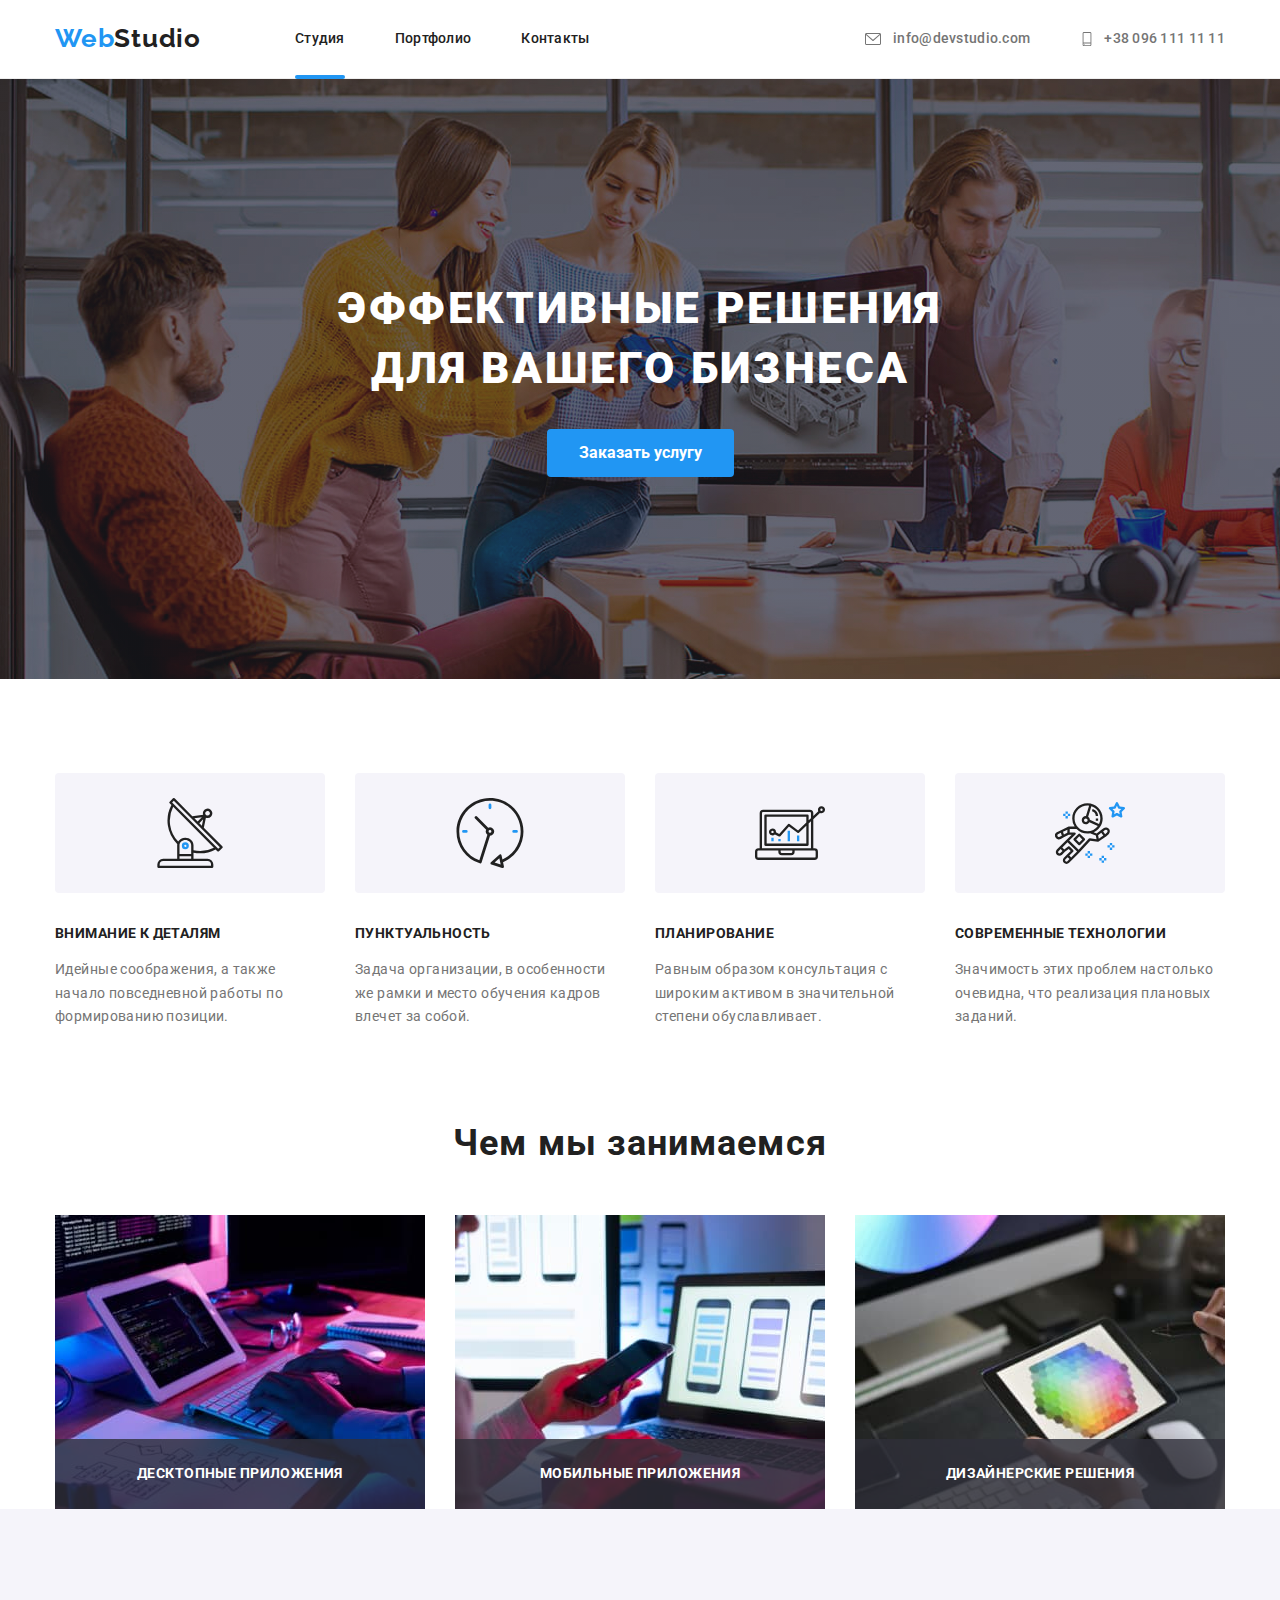
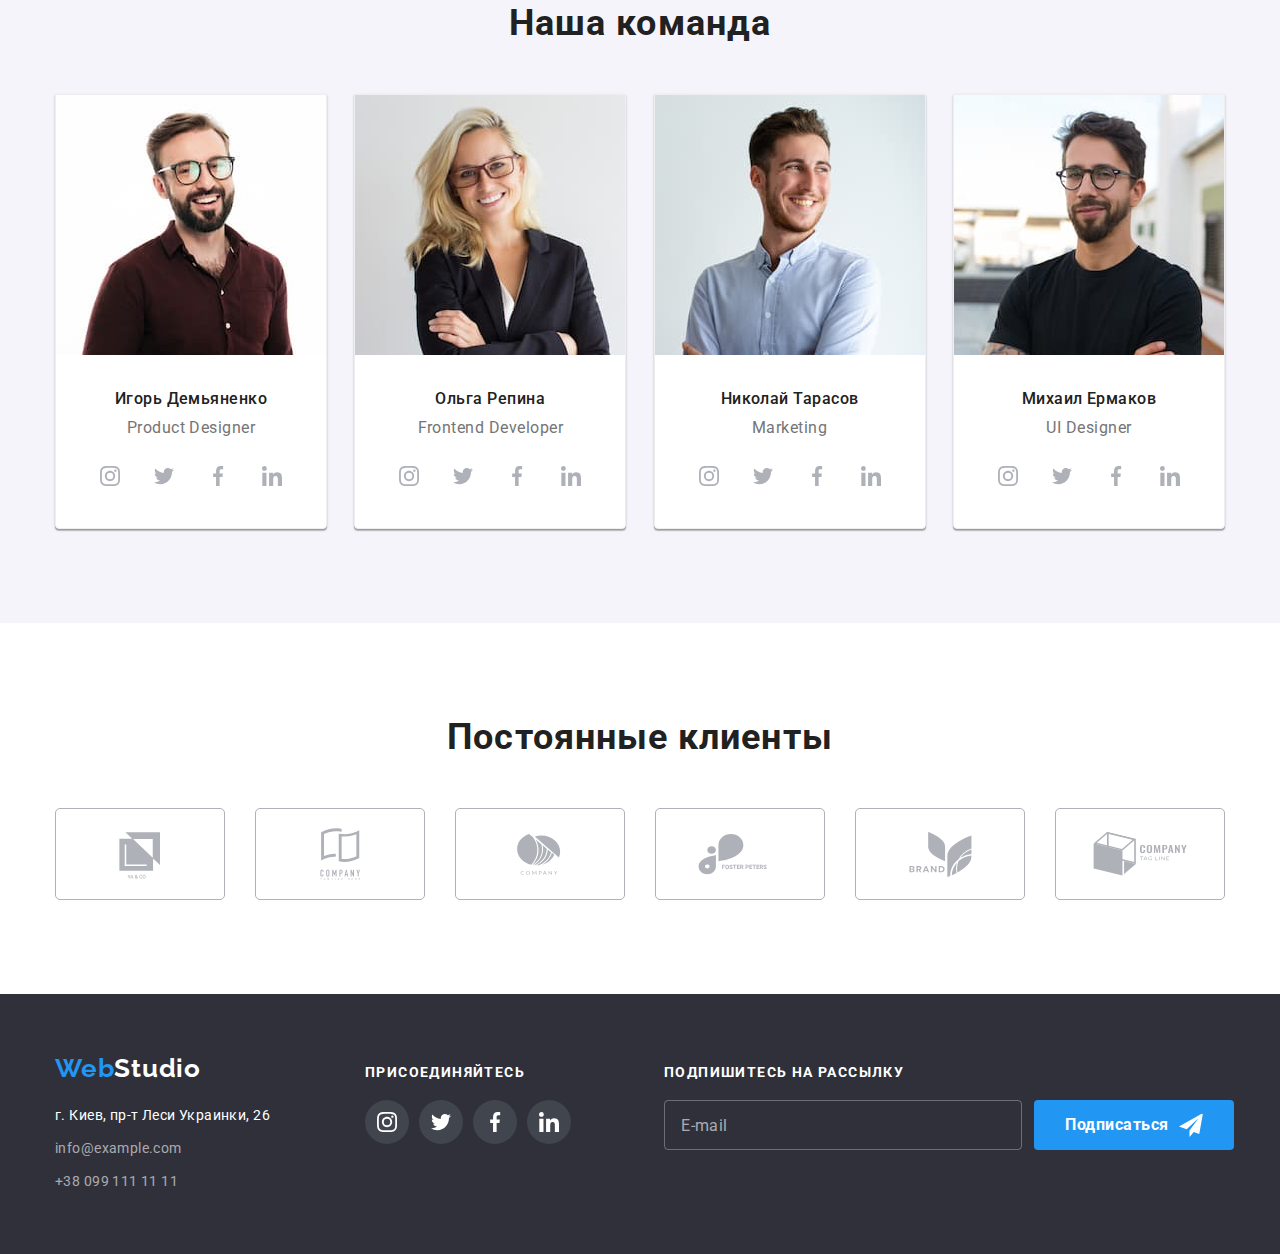
<file: index.html>
<!DOCTYPE html>
<html lang="ru">

<head>
    <meta charset="utf-8" />
    <meta name="description" content="Виконання сьомого ДЗ" />
    <title>Домашнє завдання #7</title>
    <link rel="preconnect" href="https://fonts.googleapis.com">
    <link rel="preconnect" href="https://fonts.gstatic.com" crossorigin>
    <link
        href="https://fonts.googleapis.com/css2?family=Raleway:wght@700&family=Roboto:wght@400;500;700;900&display=swap"
        rel="stylesheet">
    <link rel="stylesheet"
        href="https://cdnjs.cloudflare.com/ajax/libs/modern-normalize/1.1.0/modern-normalize.min.css">
    <link rel="stylesheet" href="./css/main.min.css">
    <link rel="stylesheet" href="./css/styles.css">
</head>

<body>

    <!--Верхня частина-->
    <header class="header">
        <div class="nav-decor">
            <nav class="container main-nav">
                <div>
                    <a href="#" class="logo link">Web<span class="logo-header">Studio</span></a>
                </div>
                <div>
                    <ul class="site-nav list header-menu">
                        <li><a href="https://izaitseva.github.io/goit-markup-hw-07/"
                                class="link link-nav active">Студия</a>
                        </li>
                        <li><a href="https://izaitseva.github.io/goit-markup-hw-07/portfolio.html"
                                class="link link-nav">Портфолио</a></li>
                        <li><a href="#" class="link link-nav">Контакты</a></li>
                    </ul>
                </div>
                <!--Контакти-->
                <div class="div-contacts">
                    <ul class="site-nav list header-contacts">
                        <li>
                            <a href="info@devstudio.com" class="link contacts-header mail-header">
                                <svg class="contacts-svg" width="20" height="16">
                                    <use href="./images/icons.svg#icon-envelope"></use>
                                </svg>info@devstudio.com</a>
                        </li>
                        <li>
                            <a href="tel:" class="link contacts-header phone-header">
                                <svg class="contacts-svg" width="14" height="20">
                                    <use href="./images/icons.svg#icon-smartphone"></use>
                                </svg>+38 096 111 11 11</a>
                        </li>
                    </ul>
                </div>
            </nav>
        </div>
    </header>
    <!--Основна частина-->
    <main>
        <!--На сірому фоні-->
        <section class="main-section">
            <div class="container">
                <h1 class="main-text">Эффективные решения для вашего бизнеса</h1>
                <button class="order-button" type="button" data-modal-open>Заказать услугу</button>
                <!-- Модальное окно -->
                <div class="backdrop is-hidden" data-modal>
                    <div class="modal">
                        <button type="button" class="close-btn" data-modal-close>
                            <svg class="close-icn" width="16" height="16">
                                <use href="./images/icons.svg#icon-close-btn"></use>
                            </svg>
                        </button>
                        <!-- Форма регистрации -->
                        <div class="form-window">
                            <form class="registration-form" autocomplete="on" novalidate>
                                <strong class="strong-form">Оставьте свои данные, мы вам перезвоним</strong>
                                <div class="form-items">
                                    <label class="form-label" for="name">
                                        <span class="form-header">Имя</span>
                                        <div class="form-block">
                                            <input class="form-input" type="text" />
                                            <svg class="form-icon" width="12" height="12">
                                                <use href="./images/icons.svg#icon-profile"></use>
                                            </svg>
                                        </div>

                                    </label>
                                    <label class="form-label">
                                        <span class="form-header">Телефон</span>
                                        <div class="form-block">
                                            <input class="form-input" type="tel " name="phone">
                                            <svg class="form-icon" width="13" height="13">
                                                <use href="./images/icons.svg#icon-phone-modal"></use>
                                            </svg>
                                        </div>
                                    </label>
                                    <label class="form-label">
                                        <span class="form-header">Почта</span>
                                        <div class="form-block">
                                            <input class="form-input" type="email" name="email">
                                            <svg class="form-icon" width="15" height="12">
                                                <use href="./images/icons.svg#icon-mail-modal"></use>
                                            </svg>
                                        </div>
                                    </label>
                                    <span class="textarea-header">Комментарий</span>
                                    <textarea class="textarea-design" name="Комментарий" id="" cols="30" rows="10"
                                        placeholder="Введите текст"></textarea>
                                </div>
                                <label class="modal-conditions">
                                    <input class="modal-conditions-input visually-hidden" type="checkbox">
                                    <span class="custom-checkbox">
                                        <svg class="checkbox-icon" width="13" height="9">
                                            <use href="./images/icons.svg#icon-Verificate"></use>
                                        </svg>
                                    </span>
                                    <span class="terms-agreement">Соглашаюсь с рассылкой и принимаю
                                        <a class="terms-agreement terms-link" href="#">Условиями договора</a>
                                    </span>
                                </label>
                                <div class="button-div">
                                    <button class="submit-button" type="submit">Отправить</button>
                                </div>
                            </form>
                        </div>
                    </div>
                </div>
            </div>
        </section>
        <!--Перелік послуг-->
        <section class="section">
            <div class="container">
                <ul class="list list-services">
                    <li class="item">
                        <div class="feature-icon">
                            <svg class="feature-svg" width="70" height="70">
                                <use href="./images/icons.svg#icon-antenna"></use>
                            </svg>
                        </div>
                        <h3>Внимание к деталям</h3>
                        <p>Идейные соображения, а также начало повседневной работы по формированию позиции.</p>
                    </li>
                    <li class="item">
                        <div class="feature-icon">
                            <svg class="feature-svg" width="70" height="70">
                                <use href="./images/icons.svg#icon-clock"></use>
                            </svg>
                        </div>
                        <h3>Пунктуальность</h3>
                        <p>Задача организации, в особенности же рамки и место обучения кадров влечет за собой.</p>
                    </li>
                    <li class="item">
                        <div class="feature-icon">
                            <svg class="feature-svg" width="70" height="70">
                                <use href="./images/icons.svg#icon-diagram"></use>
                            </svg>
                        </div>
                        <h3>Планирование</h3>
                        <p>Равным образом консультация с широким активом в значительной степени обуславливает.</p>
                    </li>
                    <li class="item">
                        <div class="feature-icon">
                            <svg class="feature-svg" width="70" height="70">
                                <use href="./images/icons.svg#icon-astronaut"></use>
                            </svg>
                        </div>
                        <h3>Современные технологии</h3>
                        <p>Значимость этих проблем настолько очевидна, что реализация плановых заданий.</p>
                    </li>
                </ul>
            </div>
        </section>

        <!--Перелік послуг-фото-->
        <section class="section section-photos">
            <div class="container">
                <h2 class="section-header">Чем мы занимаемся</h2>
                <ul class="list img-margin">
                    <li class="img-item photo-back">
                        <img src="./images/box1.jpg" alt="Ноутбук" width="370" height="294">
                        <div class="photo-overlay">
                            <p class="photo-desc">Десктопные приложения</p>
                        </div>
                    </li>
                    <li class="img-item photo-back">
                        <img src="./images/box2.jpg" alt="Мобильные приложения" width="370" height="294">
                        <div class="photo-overlay">
                            <p class="photo-desc">Мобильные приложения</p>
                        </div>
                    </li>
                    <li class="img-item photo-back">
                        <img src="./images/box3.jpg" alt="Планшет" width="370" height="294">
                        <div class="photo-overlay">
                            <p class="photo-desc">Дизайнерские решения</p>
                        </div>
                    </li>
                </ul>
            </div>
        </section>

        <!--Команда-->
        <section class="section team">
            <div class="container team__container">
                <h2 class="section-header">Наша команда</h2>
                <ul class="list team__list">
                    <li class="team__item">
                        <img src="./images/Ihor.jpg" alt="фото" width="270">
                        <div class="team__desc">
                            <h3>Игорь Демьяненко</h3>
                            <p>Product Designer</p>
                        </div>
                        <div>
                            <ul class="list social-media">
                                <li>
                                    <a href="" class="social-media__link">
                                        <svg class="social-media__icon" width="20" height="20">
                                            <use href="./images/icons.svg#icon-instagram"></use>
                                        </svg>
                                    </a>
                                </li>
                                <li>
                                    <a href="" class="social-media__link">
                                        <svg class="social-media__icon" width="20" height="20">
                                            <use href="./images/icons.svg#icon-twitter"></use>
                                        </svg>
                                    </a>
                                </li>
                                <li>
                                    <a href="#" class="social-media__link">
                                        <svg class="social-media__icon" width="20" height="20">
                                            <use href="./images/icons.svg#icon-facebook"></use>
                                        </svg>
                                    </a>
                                </li>
                                <li>
                                    <a href="" class="social-media__link">
                                        <svg class="social-media__icon" width="20" height="20">
                                            <use href="./images/icons.svg#icon-linkedin"></use>
                                        </svg>
                                    </a>
                                </li>
                            </ul>
                        </div>
                    </li>
                    <li class="team__item">
                        <img src="./images/Olga.jpg" alt="фото" width="270">
                        <div class="team__desc">
                            <h3>Ольга Репина</h3>
                            <p>Frontend Developer</p>
                        </div>
                        <div>
                            <ul class="list social-media">
                                <li>
                                    <a href="" class="social-media__link">
                                        <svg class="social-media__icon" width="20" height="20">
                                            <use href="./images/icons.svg#icon-instagram"></use>
                                        </svg>
                                    </a>
                                </li>
                                <li>
                                    <a href="#" class="social-media__link">
                                        <svg class="social-media__icon" width="20" height="20">
                                            <use href="./images/icons.svg#icon-twitter"></use>
                                        </svg>
                                    </a>
                                </li>
                                <li>
                                    <a href="" class="social-media__link">
                                        <svg class="social-media__icon" width="20" height="20">
                                            <use href="./images/icons.svg#icon-facebook"></use>
                                        </svg>
                                    </a>
                                </li>
                                <li>
                                    <a href="" class="social-media__link">
                                        <svg class="social-media__icon" width="20" height="20">
                                            <use href="./images/icons.svg#icon-linkedin"></use>
                                        </svg>
                                    </a>
                                </li>
                            </ul>
                        </div>
                    </li>
                    <li class="team__item">
                        <img src="./images/Nick.jpg" alt="фото" width="270">
                        <div class="team__desc">
                            <h3>Николай Тарасов</h3>
                            <p>Marketing</p>
                        </div>
                        <div>
                            <ul class="list social-media">
                                <li>
                                    <a href="" class="social-media__link">
                                        <svg class="social-media__icon" width="20" height="20">
                                            <use href="./images/icons.svg#icon-instagram"></use>
                                        </svg>
                                    </a>
                                </li>
                                <li>
                                    <a href="" class="social-media__link">
                                        <svg class="social-media__icon" width="20" height="20">
                                            <use href="./images/icons.svg#icon-twitter"></use>
                                        </svg>
                                    </a>
                                </li>
                                <li>
                                    <a href="" class="social-media__link">
                                        <svg class="social-media__icon" width="20" height="20">
                                            <use href="./images/icons.svg#icon-facebook"></use>
                                        </svg>
                                    </a>
                                </li>
                                <li>
                                    <a href="" class="social-media__link">
                                        <svg class="social-media__icon" width="20" height="20">
                                            <use href="./images/icons.svg#icon-linkedin"></use>
                                        </svg>
                                    </a>
                                </li>
                            </ul>
                        </div>
                    </li>
                    <li class="team__item">
                        <img src="./images/Michael.jpg" alt="фото" width="270">
                        <div class="team__desc">
                            <h3>Михаил Ермаков</h3>
                            <p>UI Designer</p>
                        </div>
                        <div>
                            <ul class="list social-media">
                                <li>
                                    <a href="" class="social-media__link">
                                        <svg class="social-media__icon" width="20" height="20">
                                            <use href="./images/icons.svg#icon-instagram"></use>
                                        </svg>
                                    </a>
                                </li>
                                <li>
                                    <a href="" class="social-media__link">
                                        <svg class="social-media__icon" width="20" height="20">
                                            <use href="./images/icons.svg#icon-twitter"></use>
                                        </svg>
                                    </a>
                                </li>
                                <li>
                                    <a href="" class="social-media__link">
                                        <svg class="social-media__icon" width="20" height="20">
                                            <use href="./images/icons.svg#icon-facebook"></use>
                                        </svg>
                                    </a>
                                </li>
                                <li>
                                    <a href="" class="social-media__link">
                                        <svg class="social-media__icon" width="20" height="20">
                                            <use href="./images/icons.svg#icon-linkedin"></use>
                                        </svg>
                                    </a>
                                </li>
                            </ul>
                        </div>
                    </li>
                </ul>
            </div>
        </section>
    </main>

    <!-- Постоянные клиенты -->

    <section class="clients">
        <div class="clients-container container">
            <h2 class="section-header">Постоянные клиенты</h2>
            <ul class="list client-flex">
                <li class="client-border">
                    <a class="clients-link" href="">
                        <svg class="clients-svg" width="172" height="92">
                            <use href="./images/icons.svg#icon-Client1"></use>
                        </svg>
                    </a>
                </li>
                <li class="client-border">
                    <a class="clients-link" href="">
                        <svg class="clients-svg" width="172" height="92">
                            <use href="./images/icons.svg#icon-Client2"></use>
                        </svg>
                    </a>
                </li>
                <li class="client-border">
                    <a class="clients-link" href="">
                        <svg class="clients-svg" width="172" height="92">
                            <use href="./images/icons.svg#icon-Client3"></use>
                        </svg>
                    </a>
                </li>
                <li class="client-border">
                    <a class="clients-link" href="">
                        <svg class="clients-svg" width="172" height="92">
                            <use href="./images/icons.svg#icon-Client4"></use>
                        </svg>
                    </a>
                </li>
                <li class="client-border">
                    <a class="clients-link" href="">
                        <svg class="clients-svg" width="172" height="92">
                            <use href="./images/icons.svg#icon-Client5"></use>
                        </svg>
                    </a>
                </li>
                <li class="client-border">
                    <a class="clients-link" href="">
                        <svg class="clients-svg" width="172" height="92">
                            <use href="./images/icons.svg#icon-Client6"></use>
                        </svg>
                    </a>
                </li>
            </ul>
        </div>
    </section>
    <!--Нижня частина-->
    <footer class="footer">
        <div class="footer-container footer-left container">
            <div class="list">
                <a href="#" class="logo link">Web<span class="logo-footer">Studio</span></a>
                <address class="footer-address">г. Киев, пр-т Леси Украинки, 26</address>
                <ul class="list footer-list">
                    <li>
                        <a href="info@example.com" class="link-footer">info@example.com</a>
                    </li>
                    <li>
                        <a href="tel:" class="link-footer">+38 099 111 11 11</a>
                    </li>
                </ul>
            </div>
            <!-- Ссылки футер -->
            <div class="foot-container">
                <h3>Присоединяйтесь</h3>
                <div class="footer-container">
                    <ul class="list social-media">
                        <li>
                            <a class="footer-social" href="">
                                <svg class="footer-icon" width="20" height="20">
                                    <use href="./images/icons.svg#icon-instagram"></use>
                                </svg>
                            </a>
                        </li>
                        <li>
                            <a class="footer-social" href="">
                                <svg class="footer-icon" width="20" height="20">
                                    <use href="./images/icons.svg#icon-twitter"></use>
                                </svg>
                            </a>
                        </li>
                        <li>
                            <a class="footer-social" href="">
                                <svg class="footer-icon" width="20" height="20">
                                    <use href="./images/icons.svg#icon-facebook"></use>
                                </svg>
                            </a>
                        </li>
                        <li>
                            <a class="footer-social" href="">
                                <svg class="footer-icon" width="20" height="20">
                                    <use href="./images/icons.svg#icon-linkedin"></use>
                                </svg>
                            </a>
                        </li>
                    </ul>
                </div>
            </div>
            <div class="footer-form">
                <h3>Подпишитесь на рассылку</h3>
                <div class="input-flex">
                    <input class="footer-input" type="text" placeholder="E-mail">
                    <button class="footer-button" type="submit">Подписаться
                        <svg class="button-icon" lass="telegram-icon" width="24" height="24">
                            <use href="./images/icons.svg#icon-telegram"></use>
                        </svg>
                    </button>
                </div>
            </div>
    </footer>
    <!-- Подключение скрипта -->
    <script src="./js/modal.js"></script>
</body>

</html>
</file>
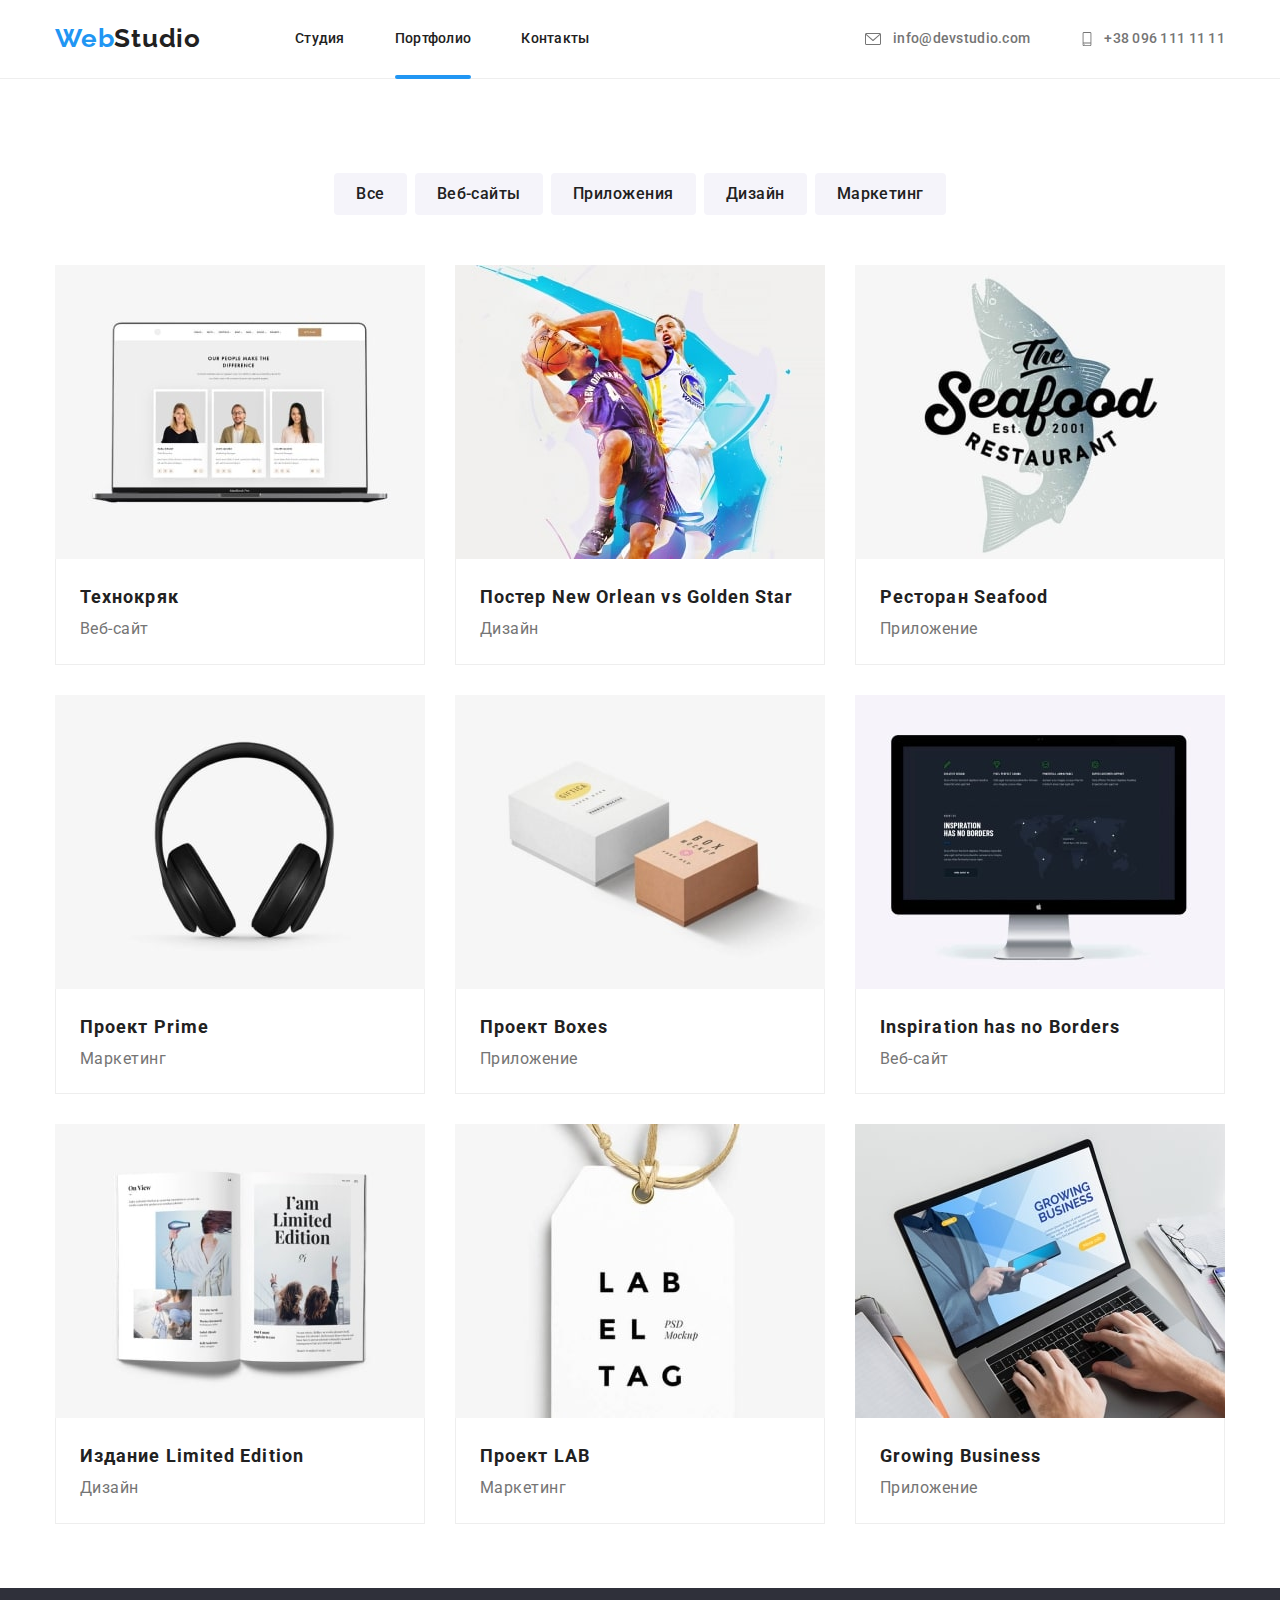
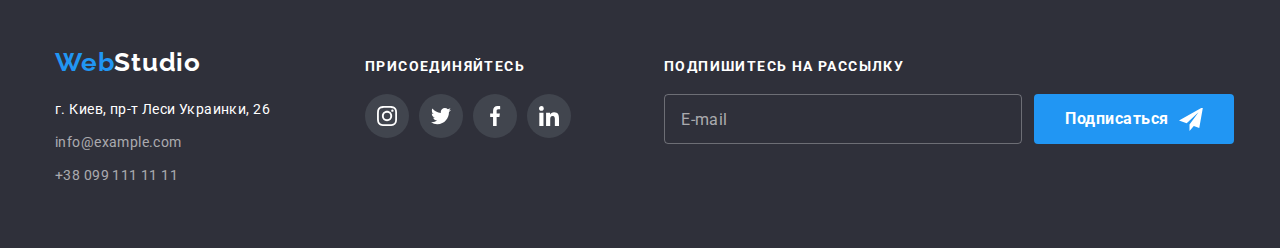
<file: portfolio.html>
<!DOCTYPE html>
<html lang="ru">

<head>
    <meta charset="UTF-8">
    <meta http-equiv="X-UA-Compatible" content="IE=edge">
    <meta name="viewport" content="width=device-width, initial-scale=1.0">
    <title>Portfolio#7</title>
    <link rel="preconnect" href="https://fonts.googleapis.com">
    <link rel="preconnect" href="https://fonts.gstatic.com" crossorigin>
    <link
        href="https://fonts.googleapis.com/css2?family=Raleway:wght@700&family=Roboto:wght@400;500;700;900&display=swap"
        rel="stylesheet">
    <link rel="stylesheet"
        href="https://cdnjs.cloudflare.com/ajax/libs/modern-normalize/1.1.0/modern-normalize.min.css">
        <link rel="stylesheet" href="./css/main.min.css">
        <link rel="stylesheet" href="./css/styles.css">
    </head>

<body>
    <!--Верхня частина-->
    <header class="header-border portfolio-header">
        <div class="nav-decor nav-portf">
            <nav class="container main-nav">
                <div>
                    <a href="https://izaitseva.github.io/goit-markup-hw-07/" class="logo link">Web<span
                            class="logo-header">Studio</span></a>
                </div>
                <div>
                    <ul class="site-nav list header-menu">
                        <li><a href="https://izaitseva.github.io/goit-markup-hw-07/" class="link link-nav">Студия</a>
                        </li>
                        <li><a href="https://izaitseva.github.io/goit-markup-hw-07/portfolio.html"
                                class="link link-nav active">Портфолио</a></li>
                        <li><a href="#" class="link link-nav">Контакты</a></li>
                    </ul>
                </div>
                <!--Контакти-->
                <div class="div-contacts">
                    <ul class="site-nav list header-contacts">
                        <li>
                            <a href="info@devstudio.com" class="link contacts-header mail-header">
                                <svg class="contacts-svg" width="20" height="16">
                                    <use href="./images/icons.svg#icon-envelope"></use>
                                </svg>info@devstudio.com</a>
                        </li>
                        <li>
                            <a href="tel:" class="link contacts-header phone-header">
                                <svg class="contacts-svg" width="14" height="20">
                                    <use href="./images/icons.svg#icon-smartphone"></use>
                                </svg>+38 096 111 11 11</a>
                        </li>
                    </ul>
                </div>
            </nav>
        </div>
    </header>

    <!--Основна частина-->
    <main>
        <section class="portfolio portfolio-section">
            <!-- Navigation btns -->
            <div class="container portfolio-container">
                <ul class="list portfolio__btn-list btn-list">
                    <li>
                        <button class="portfolio__btn" type="button">Все</button>
                    </li>
                    <li>
                        <button class="portfolio__btn" type="button">Веб-сайты</button>
                    </li>
                    <li>
                        <button class="portfolio__btn" type="button">Приложения</button>
                    </li>
                    <li>
                        <button class="portfolio__btn" type="button">Дизайн</button>
                    </li>
                    <li>
                        <button class="portfolio__btn" type="button">Маркетинг</button>
                    </li>
                </ul>
            </div>
            <!-- Portfolio -->
            <div class="container portfolio">
                <ul class="list portfolio__list">
                    <li class="porfolio__item">
                        <div class="portfolio__desc">
                            <img class="portfolio__img" src="./images/images portfolio/img(9).jpg" alt="Ноутбук" width="370"
                                height="294">
                            <div class="overlay">
                                <p class="overlay__desc">
                                    Ресурс предлагает комплексные предложения с разным уровнем функционала и сервисов.
                                    Все это позволит посетителю получить исчерпывающие сведения о компании или частном
                                    лице.
                                </p>
                            </div>
                        </div>
                        <div class="portfolio__name">
                            <h3>Технокряк</h3>
                            <p class="portfolio__p">Веб-сайт</p>
                        </div>
                    </li>
                    <li class="porfolio__item">
                        <div class="portfolio__desc">
                        <img class="portfolio__img" src="./images/images portfolio/img(1).jpg" alt="Баскетбол" width="370"
                            height="294">
                            <div class="overlay">
                                <p class="overlay__desc">
                                    Ресурс предлагает комплексные предложения с разным уровнем функционала и сервисов.
                                    Все это позволит посетителю получить исчерпывающие сведения о компании или частном
                                    лице.
                                </p>
                            </div>
                        </div>
                        <div class="portfolio__name">
                            <h3>Постер New Orlean vs Golden Star</h3>
                            <p class="portfolio__p">Дизайн</p>
                        </div>
                    </li>
                    <li class="porfolio__item">
                        <div class="portfolio__desc">
                        <img class="portfolio__img" src="./images/images portfolio/img(2).jpg" alt="Баскетбол" width="370"
                            height="294">
                            <div class="overlay">
                                <p class="overlay__desc">
                                    Ресурс предлагает комплексные предложения с разным уровнем функционала и сервисов.
                                    Все это позволит посетителю получить исчерпывающие сведения о компании или частном
                                    лице.
                                </p>
                            </div>
                        </div>
                        <div class="portfolio__name">
                            <h3>Ресторан Seafood</h3>
                            <p class="portfolio__p">Приложение</p>
                        </div>
                    </li>
                    <li class="porfolio__item">
                        <div class="portfolio__desc">
                        <img class="portfolio__img" src="./images/images portfolio/img(3).jpg" alt="Баскетбол" width="370"
                            height="294">
                            <div class="overlay">
                                <p class="overlay__desc">
                                    Ресурс предлагает комплексные предложения с разным уровнем функционала и сервисов.
                                    Все это позволит посетителю получить исчерпывающие сведения о компании или частном
                                    лице.
                                </p>
                            </div>
                        </div>
                        <div class="portfolio__name">
                            <h3>Проект Prime</h3>
                            <p class="portfolio__p">Маркетинг</p>
                        </div>
                    </li>
                    <li class="porfolio__item">
                        <div class="portfolio__desc">
                        <img class="portfolio__img" src="./images/images portfolio/img(4).jpg" alt="Баскетбол" width="370"
                            height="294">
                            <div class="overlay">
                                <p class="overlay__desc">
                                    Ресурс предлагает комплексные предложения с разным уровнем функционала и сервисов.
                                    Все это позволит посетителю получить исчерпывающие сведения о компании или частном
                                    лице.
                                </p>
                            </div>
                        </div>
                        <div class="portfolio__name">
                            <h3>Проект Boxes</h3>
                            <p class="portfolio__p">Приложение</p>
                        </div>
                    </li>
                    <li class="porfolio__item">
                        <div class="portfolio__desc">
                        <img class="portfolio__img" src="./images/images portfolio/img(5).jpg" alt="Баскетбол" width="370"
                            height="294">
                            <div class="overlay">
                                <p class="overlay__desc">
                                    Ресурс предлагает комплексные предложения с разным уровнем функционала и сервисов.
                                    Все это позволит посетителю получить исчерпывающие сведения о компании или частном
                                    лице.
                                </p>
                            </div>
                        </div>
                        <div class="portfolio__name">
                            <h3>Inspiration has no Borders</h3>
                            <p class="portfolio__p">Веб-сайт</p>
                        </div>
                    </li>
                    <li class="porfolio__item">
                        <div class="portfolio__desc">
                        <img class="portfolio__img" src="./images/images portfolio/img(6).jpg" alt="Баскетбол" width="370"
                            height="294">
                            <div class="overlay">
                                <p class="overlay__desc">
                                    Ресурс предлагает комплексные предложения с разным уровнем функционала и сервисов.
                                    Все это позволит посетителю получить исчерпывающие сведения о компании или частном
                                    лице.
                                </p>
                            </div>
                        </div>
                        <div class="portfolio__name">
                            <h3>Издание Limited Edition</h3>
                            <p class="portfolio__p">Дизайн</p>
                        </div>
                    </li>
                    <li class="porfolio__item">
                        <div class="portfolio__desc">
                        <img class="portfolio__img" src="./images/images portfolio/img(7).jpg" alt="Баскетбол" width="370"
                            height="294">
                            <div class="overlay">
                                <p class="overlay__desc">
                                    Ресурс предлагает комплексные предложения с разным уровнем функционала и сервисов.
                                    Все это позволит посетителю получить исчерпывающие сведения о компании или частном
                                    лице.
                                </p>
                            </div>
                        </div>
                        <div class="portfolio__name">
                            <h3>Проект LAB</h3>
                            <p class="portfolio__p">Маркетинг</p>
                        </div>
                    </li>
                    <li class="porfolio__item">
                        <div class="portfolio__desc">
                        <img class="portfolio__img" src="./images/images portfolio/img(8).jpg" alt="Баскетбол" width="370"
                            height="294">
                            <div class="overlay">
                                <p class="overlay__desc">
                                    Ресурс предлагает комплексные предложения с разным уровнем функционала и сервисов.
                                    Все это позволит посетителю получить исчерпывающие сведения о компании или частном
                                    лице.
                                </p>
                            </div>
                        </div>
                        <div class="portfolio__name">
                            <h3>Growing Business</h3>
                            <p class="portfolio__p">Приложение</p>
                        </div>
                    </li>
                </ul>
            </div>
            </div>
        </section>
    </main>
    <!--Нижня частина-->
    <footer class="footer">
        <div class="footer-container footer-left container">
            <div class="list">
                <a href="#" class="logo link">Web<span class="logo-footer">Studio</span></a>
                <address class="footer-address">г. Киев, пр-т Леси Украинки, 26</address>
                <ul class="list footer-list">
                    <li>
                        <a href="info@example.com" class="link-footer">info@example.com</a>
                    </li>
                    <li>
                        <a href="tel:" class="link-footer">+38 099 111 11 11</a>
                    </li>
                </ul>
            </div>
            <!-- Ссылки футер -->
            <div class="foot-container">
                <h3>Присоединяйтесь</h3>
                <div class="footer-container">
                    <ul class="list social-media">
                        <li>
                            <a class="footer-social" href="">
                                <svg class="footer-icon" width="20" height="20">
                                    <use href="./images/icons.svg#icon-instagram"></use>
                                </svg>
                            </a>
                        </li>
                        <li>
                            <a class="footer-social" href="">
                                <svg class="footer-icon" width="20" height="20">
                                    <use href="./images/icons.svg#icon-twitter"></use>
                                </svg>
                            </a>
                        </li>
                        <li>
                            <a class="footer-social" href="">
                                <svg class="footer-icon" width="20" height="20">
                                    <use href="./images/icons.svg#icon-facebook"></use>
                                </svg>
                            </a>
                        </li>
                        <li>
                            <a class="footer-social" href="">
                                <svg class="footer-icon" width="20" height="20">
                                    <use href="./images/icons.svg#icon-linkedin"></use>
                                </svg>
                            </a>
                        </li>
                    </ul>
                </div>
            </div>
            <div class="footer-form">
                <h3>Подпишитесь на рассылку</h3>
                <div class="input-flex">
                    <input class="footer-input" type="text" placeholder="E-mail">
                    <button class="footer-button" type="submit">Подписаться
                        <svg class="button-icon" lass="telegram-icon" width="24" height="24">
                            <use href="./images/icons.svg#icon-telegram"></use>
                        </svg>
                    </button>
                </div>
            </div>
    </footer>
</body>

</html>
</file>
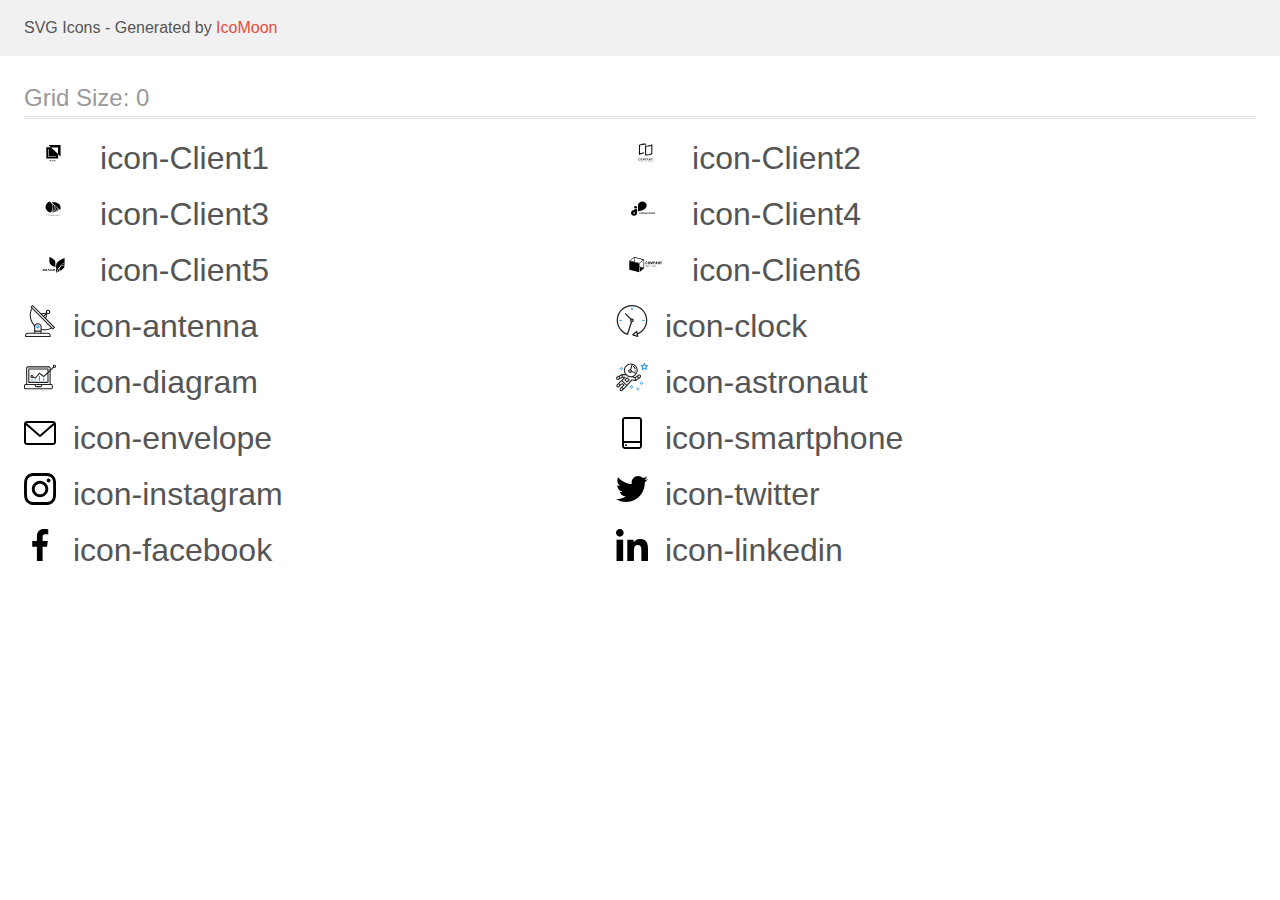
<file: images/icons/demo.html>
<!doctype html>
<html>
<head>
    <title>IcoMoon - SVG Icons</title>
    <meta charset="utf-8">
    <meta name="viewport" content="width=device-width, initial-scale=1">
    <link rel="stylesheet" href="demo-files/demo.css">
    <link rel="stylesheet" href="style.css">
</head>
<body>
<svg aria-hidden="true" style="position: absolute; width: 0; height: 0; overflow: hidden;" version="1.1" xmlns="http://www.w3.org/2000/svg" xmlns:xlink="http://www.w3.org/1999/xlink">
<defs>
<symbol id="icon-Client1" viewBox="0 0 59 32">
<path d="M24.348 8l2.438 2.308-4.524-0.003v11.196h11.826v-4.281l2.435 2.305v-11.525h-12.174zM33.98 16.949l-6.911-6.543h6.911v6.543zM31.834 19.863h-7.702v-7.53h0.544v7.020h7.157v0.51zM25.951 22.991l-0.285 0.586-0.285-0.586h-0.239l0.415 0.781v0.455h0.216v-0.455l0.414-0.781h-0.238zM26.308 24.227l0.1-0.288h0.479l0.101 0.288h0.224l-0.468-1.236h-0.193l-0.467 1.236h0.223zM26.648 23.253l0.179 0.513h-0.358l0.179-0.513zM27.781 23.737c-0.031 0.048-0.047 0.1-0.047 0.157 0 0.104 0.037 0.189 0.11 0.254s0.172 0.097 0.294 0.097 0.228-0.033 0.316-0.099l0.070 0.082h0.239l-0.182-0.215c0.071-0.097 0.107-0.222 0.107-0.374h-0.179c0 0.083-0.017 0.159-0.052 0.227l-0.239-0.282 0.084-0.061c0.059-0.043 0.102-0.086 0.128-0.129s0.039-0.091 0.039-0.143c0-0.078-0.029-0.143-0.087-0.196s-0.131-0.080-0.221-0.080c-0.1 0-0.179 0.028-0.238 0.085s-0.088 0.133-0.088 0.229c0 0.040 0.009 0.081 0.028 0.123s0.053 0.094 0.101 0.155c-0.092 0.066-0.153 0.123-0.184 0.171zM28.339 24.010c-0.061 0.046-0.126 0.070-0.195 0.070-0.062 0-0.111-0.018-0.148-0.053s-0.055-0.082-0.055-0.139c0-0.066 0.034-0.125 0.102-0.177l0.026-0.019 0.27 0.318zM28.117 23.462c-0.058-0.072-0.087-0.132-0.087-0.179 0-0.041 0.012-0.076 0.036-0.103s0.056-0.041 0.096-0.041c0.037 0 0.068 0.012 0.093 0.035s0.037 0.050 0.037 0.082c0 0.049-0.018 0.089-0.053 0.12l-0.026 0.021-0.094 0.065zM30.13 24.134c0.085-0.074 0.134-0.177 0.146-0.309h-0.214c-0.011 0.088-0.038 0.151-0.081 0.189s-0.106 0.057-0.19 0.057c-0.092 0-0.162-0.035-0.211-0.105s-0.071-0.172-0.071-0.306v-0.11c0.001-0.132 0.027-0.232 0.076-0.3s0.122-0.103 0.216-0.103c0.080 0 0.141 0.020 0.183 0.059s0.068 0.103 0.078 0.192h0.214c-0.014-0.135-0.062-0.24-0.145-0.314s-0.193-0.111-0.329-0.111c-0.101 0-0.191 0.024-0.268 0.072s-0.136 0.117-0.177 0.206c-0.041 0.089-0.062 0.192-0.062 0.308v0.115c0.002 0.114 0.023 0.214 0.064 0.3s0.099 0.153 0.173 0.2c0.075 0.046 0.162 0.070 0.261 0.070 0.141 0 0.254-0.037 0.339-0.11zM31.392 23.961c0.042-0.092 0.063-0.198 0.063-0.319v-0.069c-0.001-0.121-0.022-0.226-0.065-0.317s-0.103-0.161-0.181-0.209c-0.078-0.049-0.167-0.073-0.267-0.073s-0.19 0.025-0.268 0.074c-0.078 0.049-0.138 0.119-0.181 0.211s-0.064 0.199-0.064 0.319v0.070c0.001 0.118 0.022 0.223 0.065 0.313s0.104 0.161 0.182 0.21c0.079 0.049 0.168 0.073 0.268 0.073 0.101 0 0.191-0.024 0.268-0.073s0.138-0.119 0.18-0.211zM31.162 23.262c0.052 0.073 0.078 0.178 0.078 0.315v0.065c0 0.139-0.026 0.245-0.077 0.318s-0.124 0.109-0.219 0.109c-0.094 0-0.168-0.037-0.221-0.111s-0.079-0.179-0.079-0.315v-0.071c0.001-0.133 0.028-0.236 0.080-0.308s0.125-0.11 0.218-0.11c0.095 0 0.168 0.037 0.22 0.11z"></path>
</symbol>
<symbol id="icon-Client2" viewBox="0 0 59 32">
<path d="M28.561 7.629h-0.047c-0.073-0.004-0.146-0.006-0.219-0.008v0h-0.158c-0.138 0-0.279 0.004-0.419 0.011-0.011-0.001-0.021-0.001-0.032 0-1.268 0.072-2.51 0.389-3.658 0.933l-0.15 0.073v7.701l0.352-0.119c0.309-0.106 0.638-0.202 0.978-0.29 0.921-0.236 1.866-0.362 2.816-0.374v1.012c-0.126 0.001-0.248 0.004-0.37 0.011h-0.029c-0.731 0.040-1.457 0.151-2.166 0.333-0.899 0.225-1.766 0.563-2.581 1.006v-9.877c0.846-0.494 1.758-0.864 2.707-1.101 0.834-0.215 1.691-0.326 2.552-0.329h0.149c0.178 0.004 0.351 0.012 0.514 0.025 0.429 0.030 0.854 0.098 1.271 0.203v0.996c-0.405-0.094-0.817-0.156-1.232-0.186-0.008-0.001-0.017-0.001-0.025-0.002-0.086-0.007-0.172-0.015-0.252-0.015zM30.314 8.647c0.221 0.017 0.45 0.025 0.681 0.025 0.905-0.003 1.806-0.119 2.683-0.344 0.898-0.226 1.765-0.564 2.58-1.007v9.701c-0.847 0.493-1.758 0.864-2.708 1.101-0.834 0.214-1.691 0.325-2.552 0.328-0.652 0.005-1.302-0.071-1.936-0.228v-9.764c0.15 0.034 0.304 0.066 0.46 0.093 0.257 0.043 0.528 0.075 0.792 0.095zM35.251 8.723l-0.352 0.119c-0.324 0.109-0.65 0.206-0.978 0.293-0.956 0.246-1.938 0.371-2.924 0.375-0.23 0-0.441-0.006-0.645-0.019l-0.281-0.019v7.922l0.241 0.021c0.224 0.019 0.454 0.029 0.686 0.029 0.777-0.003 1.55-0.103 2.303-0.298 0.62-0.155 1.222-0.372 1.799-0.647l0.151-0.073v-7.704z"></path>
<path d="M23.561 21.291c-0.051-0.052-0.112-0.094-0.179-0.121s-0.14-0.040-0.213-0.037c-0.077-0.001-0.154 0.013-0.226 0.042-0.066 0.026-0.126 0.066-0.176 0.116s-0.088 0.111-0.113 0.177c-0.028 0.069-0.041 0.144-0.041 0.218v1.32c-0.003 0.093 0.015 0.186 0.052 0.271 0.031 0.068 0.076 0.128 0.132 0.177 0.053 0.044 0.115 0.076 0.181 0.094 0.064 0.018 0.13 0.027 0.197 0.027 0.073 0.001 0.146-0.015 0.213-0.046 0.066-0.029 0.126-0.070 0.176-0.122 0.049-0.051 0.088-0.111 0.115-0.177 0.028-0.067 0.043-0.138 0.042-0.21v-0.148h-0.345v0.118c0.001 0.040-0.006 0.080-0.020 0.118-0.011 0.028-0.028 0.053-0.050 0.074-0.021 0.017-0.046 0.030-0.072 0.038-0.023 0.008-0.048 0.012-0.072 0.012-0.031 0.004-0.062-0.001-0.090-0.014s-0.053-0.032-0.071-0.057c-0.033-0.053-0.048-0.115-0.046-0.177v-1.23c-0.002-0.068 0.012-0.136 0.042-0.197 0.018-0.028 0.043-0.050 0.073-0.064s0.063-0.019 0.096-0.015c0.030-0.001 0.059 0.005 0.086 0.018s0.050 0.032 0.068 0.056c0.039 0.051 0.059 0.113 0.057 0.177v0.114h0.341v-0.134c0.001-0.079-0.014-0.157-0.042-0.231-0.025-0.069-0.065-0.132-0.115-0.186z"></path>
<path d="M25.61 21.276c-0.11-0.093-0.249-0.144-0.392-0.145-0.070 0-0.14 0.013-0.206 0.037-0.067 0.024-0.129 0.061-0.182 0.108-0.057 0.051-0.103 0.114-0.134 0.185-0.035 0.081-0.052 0.168-0.050 0.256v1.266c-0.002 0.089 0.015 0.177 0.050 0.259 0.031 0.068 0.077 0.128 0.134 0.177 0.053 0.049 0.115 0.087 0.182 0.111 0.066 0.024 0.136 0.037 0.206 0.037s0.14-0.013 0.206-0.037c0.069-0.025 0.132-0.063 0.187-0.111s0.099-0.11 0.13-0.177c0.035-0.082 0.053-0.17 0.050-0.259v-1.266c0.002-0.088-0.015-0.175-0.050-0.256-0.031-0.070-0.075-0.133-0.13-0.185zM25.449 22.982c0.003 0.034-0.002 0.068-0.014 0.099s-0.031 0.060-0.055 0.084c-0.046 0.038-0.103 0.059-0.162 0.059s-0.117-0.021-0.162-0.059c-0.024-0.023-0.043-0.052-0.055-0.084s-0.017-0.066-0.014-0.099v-1.266c-0.003-0.034 0.002-0.068 0.014-0.099s0.031-0.060 0.055-0.084c0.046-0.038 0.103-0.059 0.162-0.059s0.117 0.021 0.162 0.059c0.024 0.023 0.043 0.052 0.055 0.084s0.017 0.066 0.014 0.099v1.266z"></path>
<path d="M28.302 23.548v-2.396h-0.332l-0.436 1.268h-0.006l-0.439-1.268h-0.328v2.396h0.342v-1.458h0.006l0.335 1.030h0.171l0.338-1.030h0.006v1.458h0.342z"></path>
<path d="M30.246 21.32c-0.053-0.059-0.119-0.104-0.194-0.131-0.080-0.026-0.164-0.039-0.248-0.037h-0.509v2.396h0.341v-0.936h0.176c0.107 0.005 0.213-0.018 0.308-0.065 0.078-0.043 0.142-0.106 0.187-0.183 0.039-0.064 0.066-0.135 0.078-0.209 0.013-0.090 0.020-0.181 0.018-0.272 0.003-0.115-0.008-0.23-0.033-0.342-0.023-0.083-0.066-0.159-0.126-0.22zM30.070 22.050c-0.001 0.043-0.012 0.086-0.032 0.125-0.020 0.037-0.050 0.066-0.088 0.084-0.051 0.023-0.106 0.033-0.161 0.030h-0.156v-0.815h0.176c0.053-0.003 0.106 0.008 0.154 0.030 0.035 0.020 0.063 0.051 0.080 0.088 0.019 0.042 0.029 0.087 0.030 0.134 0 0.050 0 0.103 0 0.159s0.003 0.113 0 0.165h-0.003z"></path>
<path d="M31.864 21.152h-0.28l-0.528 2.396h0.341l0.1-0.515h0.465l0.1 0.515h0.341l-0.541-2.396zM31.549 22.706l0.168-0.869h0.006l0.167 0.869h-0.341z"></path>
<path d="M34.069 22.595h-0.006l-0.516-1.443h-0.328v2.396h0.341v-1.441h0.007l0.522 1.441h0.321v-2.396h-0.341v1.443z"></path>
<path d="M36.156 21.152l-0.275 0.953h-0.007l-0.274-0.953h-0.362l0.469 1.383v1.013h0.342v-1.013l0.469-1.383h-0.361z"></path>
<path d="M22.609 24.224h0.165v0.462h0.112v-0.462h0.164v-0.095h-0.44v0.095z"></path>
<path d="M23.992 24.13l-0.216 0.556h0.119l0.046-0.126h0.222l0.047 0.126h0.121l-0.221-0.556h-0.119zM23.974 24.466l0.076-0.206 0.076 0.206h-0.151z"></path>
<path d="M25.359 24.481h0.128v0.072c-0.038 0.030-0.084 0.047-0.132 0.047-0.022 0.001-0.045-0.003-0.065-0.012s-0.039-0.023-0.053-0.041c-0.029-0.042-0.044-0.093-0.041-0.145 0-0.124 0.054-0.186 0.16-0.186 0.028-0.003 0.056 0.005 0.079 0.021s0.040 0.040 0.047 0.068l0.11-0.021c-0.024-0.109-0.102-0.164-0.236-0.164-0.072-0.002-0.141 0.024-0.194 0.072-0.028 0.028-0.050 0.061-0.064 0.098s-0.019 0.077-0.017 0.116c-0.003 0.076 0.022 0.151 0.071 0.209 0.027 0.028 0.060 0.050 0.097 0.064s0.076 0.020 0.114 0.017c0.087 0.002 0.172-0.029 0.236-0.088v-0.219h-0.241v0.094z"></path>
<path d="M26.756 24.13h-0.113v0.556h0.39v-0.095h-0.277v-0.462z"></path>
<path d="M27.937 24.13h-0.113v0.556h0.113v-0.556z"></path>
<path d="M29.091 24.501l-0.228-0.372h-0.109v0.556h0.105v-0.363l0.224 0.363h0.112v-0.556h-0.103v0.372z"></path>
<path d="M30.135 24.441h0.277v-0.095h-0.277v-0.122h0.298v-0.095h-0.411v0.556h0.422v-0.095h-0.31v-0.15z"></path>
<path d="M32.665 24.349h-0.219v-0.219h-0.112v0.556h0.112v-0.243h0.219v0.243h0.112v-0.556h-0.112v0.219z"></path>
<path d="M33.715 24.441h0.278v-0.095h-0.278v-0.122h0.299v-0.095h-0.411v0.556h0.421v-0.095h-0.31v-0.15z"></path>
<path d="M35.138 24.441c0.097-0.015 0.146-0.066 0.146-0.155 0.003-0.024-0.001-0.048-0.010-0.069s-0.025-0.041-0.044-0.054c-0.050-0.025-0.106-0.037-0.163-0.033h-0.236v0.556h0.112v-0.233h0.022c0.024-0.001 0.048 0.003 0.070 0.012 0.016 0.010 0.030 0.024 0.040 0.041l0.121 0.177h0.134l-0.068-0.109c-0.030-0.054-0.072-0.099-0.123-0.134zM35.026 24.364h-0.082v-0.14h0.088c0.038-0.003 0.077 0.001 0.113 0.013 0.008 0.007 0.015 0.016 0.019 0.026s0.006 0.021 0.006 0.032c-0 0.011-0.003 0.021-0.008 0.031s-0.013 0.018-0.021 0.024c-0.037 0.011-0.075 0.016-0.114 0.013z"></path>
<path d="M36.212 24.441h0.277v-0.095h-0.277v-0.122h0.299v-0.095h-0.412v0.556h0.422v-0.095h-0.31v-0.15z"></path>
</symbol>
<symbol id="icon-Client3" viewBox="0 0 59 32">
<path d="M23.793 22.644c0.006 0 0.011 0.001 0.016 0.003s0.010 0.005 0.013 0.008l0.076 0.073c-0.059 0.059-0.132 0.106-0.213 0.138-0.096 0.035-0.199 0.052-0.302 0.049-0.098 0.002-0.194-0.014-0.285-0.046-0.081-0.030-0.154-0.074-0.214-0.13-0.061-0.058-0.108-0.127-0.138-0.201-0.033-0.083-0.050-0.17-0.048-0.258-0.001-0.088 0.016-0.176 0.052-0.259 0.033-0.075 0.083-0.143 0.147-0.201 0.065-0.057 0.142-0.101 0.228-0.131 0.093-0.031 0.193-0.047 0.293-0.046 0.093-0.002 0.186 0.012 0.272 0.042 0.075 0.028 0.144 0.068 0.204 0.116l-0.064 0.077c-0.004 0.005-0.010 0.010-0.016 0.014-0.008 0.004-0.017 0.006-0.026 0.006s-0.019-0.003-0.027-0.008l-0.034-0.021-0.047-0.026c-0.020-0.010-0.042-0.018-0.064-0.026-0.028-0.009-0.057-0.016-0.086-0.021-0.037-0.006-0.075-0.009-0.113-0.008-0.072-0.001-0.144 0.011-0.211 0.035-0.062 0.022-0.119 0.055-0.165 0.097-0.047 0.045-0.084 0.098-0.107 0.155-0.027 0.066-0.040 0.135-0.039 0.204-0.001 0.071 0.012 0.141 0.039 0.208 0.023 0.057 0.059 0.109 0.105 0.154 0.043 0.042 0.097 0.075 0.157 0.096 0.062 0.022 0.128 0.034 0.195 0.033 0.039 0.001 0.077-0.002 0.116-0.007 0.063-0.007 0.123-0.026 0.175-0.055 0.027-0.015 0.052-0.032 0.075-0.051 0.010-0.008 0.023-0.013 0.036-0.013z"></path>
<path d="M25.984 22.28c0.001 0.087-0.016 0.174-0.051 0.256-0.031 0.074-0.080 0.142-0.143 0.199s-0.14 0.101-0.224 0.131c-0.186 0.062-0.391 0.062-0.577 0-0.084-0.030-0.16-0.074-0.223-0.131-0.063-0.058-0.112-0.126-0.144-0.201-0.068-0.166-0.068-0.347 0-0.513 0.032-0.075 0.081-0.143 0.144-0.202 0.064-0.055 0.139-0.098 0.223-0.126 0.185-0.063 0.391-0.063 0.577 0 0.084 0.030 0.16 0.074 0.224 0.131s0.111 0.125 0.143 0.199c0.035 0.082 0.052 0.17 0.051 0.258zM25.785 22.28c0.002-0.070-0.011-0.14-0.036-0.206-0.021-0.057-0.056-0.109-0.102-0.154-0.044-0.042-0.099-0.076-0.16-0.097-0.135-0.045-0.284-0.045-0.419 0-0.061 0.022-0.116 0.055-0.16 0.097-0.046 0.044-0.081 0.097-0.102 0.154-0.048 0.134-0.048 0.278 0 0.412 0.021 0.057 0.056 0.11 0.102 0.154 0.045 0.042 0.099 0.075 0.16 0.096 0.135 0.044 0.284 0.044 0.419 0 0.061-0.021 0.116-0.054 0.16-0.096 0.046-0.045 0.080-0.097 0.102-0.154 0.025-0.066 0.038-0.136 0.036-0.206z"></path>
<path d="M27.479 22.496l0.020 0.046c0.008-0.017 0.014-0.031 0.022-0.046s0.015-0.031 0.025-0.045l0.485-0.765c0.009-0.013 0.018-0.021 0.027-0.024 0.013-0.003 0.026-0.005 0.040-0.004h0.143v1.245h-0.17v-0.915c0-0.012 0-0.025 0-0.039s-0.001-0.029 0-0.043l-0.487 0.776c-0.006 0.012-0.016 0.021-0.029 0.028s-0.027 0.010-0.042 0.010h-0.027c-0.015 0-0.029-0.003-0.042-0.010s-0.022-0.017-0.028-0.028l-0.502-0.781c0 0.015 0 0.030 0 0.044s0 0.028 0 0.040v0.915h-0.164v-1.242h0.143c0.013-0.001 0.027 0.001 0.040 0.004 0.012 0.005 0.021 0.014 0.027 0.024l0.495 0.766c0.010 0.014 0.018 0.029 0.025 0.044z"></path>
<path d="M29.302 22.434v0.466h-0.19v-1.243h0.423c0.080-0.001 0.159 0.008 0.236 0.027 0.061 0.015 0.118 0.042 0.167 0.077 0.042 0.034 0.075 0.075 0.095 0.122 0.022 0.051 0.033 0.105 0.032 0.159 0.001 0.055-0.011 0.109-0.035 0.159-0.023 0.048-0.058 0.090-0.102 0.124-0.049 0.037-0.106 0.066-0.168 0.082-0.074 0.021-0.151 0.030-0.229 0.029l-0.23-0.003zM29.302 22.3h0.23c0.050 0.001 0.099-0.006 0.147-0.019 0.039-0.011 0.075-0.030 0.106-0.054 0.029-0.023 0.051-0.051 0.064-0.082 0.016-0.033 0.023-0.069 0.023-0.105 0.002-0.035-0.004-0.069-0.019-0.101s-0.037-0.061-0.066-0.085c-0.072-0.049-0.163-0.073-0.255-0.067h-0.23v0.512z"></path>
<path d="M31.851 22.902h-0.15c-0.015 0-0.030-0.004-0.042-0.012-0.011-0.008-0.019-0.018-0.025-0.029l-0.129-0.301h-0.648l-0.134 0.301c-0.005 0.011-0.013 0.021-0.024 0.028-0.012 0.008-0.027 0.013-0.043 0.012h-0.15l0.569-1.245h0.197l0.577 1.245zM30.913 22.439h0.535l-0.226-0.507c-0.017-0.038-0.031-0.077-0.043-0.117l-0.022 0.065c-0.007 0.020-0.014 0.038-0.021 0.053l-0.224 0.506z"></path>
<path d="M32.671 21.662c0.011 0.005 0.021 0.013 0.028 0.022l0.83 0.939c0-0.015 0-0.030 0-0.044s0-0.028 0-0.041v-0.882h0.17v1.245h-0.095c-0.014 0-0.027-0.002-0.039-0.007s-0.022-0.014-0.030-0.023l-0.829-0.938c0.001 0.014 0.001 0.029 0 0.043s0 0.026 0 0.038v0.887h-0.17v-1.245h0.101c0.012-0 0.023 0.002 0.034 0.006z"></path>
<path d="M35.097 22.407v0.494h-0.19v-0.494l-0.525-0.75h0.17c0.015-0.001 0.029 0.003 0.041 0.011 0.010 0.008 0.019 0.017 0.026 0.028l0.328 0.484c0.013 0.021 0.025 0.040 0.034 0.058s0.017 0.035 0.024 0.053l0.024-0.054c0.009-0.020 0.020-0.039 0.032-0.057l0.323-0.487c0.007-0.010 0.015-0.019 0.025-0.026 0.011-0.009 0.026-0.013 0.041-0.012h0.171l-0.525 0.753z"></path>
<path d="M27.385 19.567c0.082 0.009 0.166 0.017 0.25 0.023 1.28-0.497 2.362-1.311 3.112-2.34s1.134-2.227 1.105-3.445l-1.41-1.225c0.287 1.296 0.153 2.637-0.387 3.871s-1.464 2.313-2.67 3.117z"></path>
<path d="M26.881 19.51l0.038 0.007c1.288-0.801 2.271-1.919 2.82-3.209s0.64-2.695 0.261-4.031l-2.009-1.745c0.812 1.434 1.139 3.040 0.943 4.629s-0.908 3.098-2.053 4.35z"></path>
<path d="M33.693 15.244c-0.341 1.338-1.17 2.545-2.363 3.441-0.349 0.263-0.724 0.498-1.123 0.7 0.972-0.248 1.865-0.687 2.61-1.282s1.324-1.332 1.69-2.152l-0.815-0.707z"></path>
<path d="M33.374 15.047l-1.16-1.008c-0.022 1.149-0.398 2.272-1.089 3.252s-1.671 1.781-2.838 2.321h0.006c0.26-0 0.52-0.014 0.779-0.040 1.091-0.387 2.055-1.003 2.806-1.792s1.265-1.728 1.497-2.732z"></path>
<path d="M27.049 9.795l-1.384-1.204c-1.237 0.415-2.301 1.145-3.052 2.095s-1.156 2.074-1.159 3.226v0c0.005 1.273 0.498 2.508 1.401 3.511s2.166 1.714 3.588 2.022c1.269-1.343 2.012-3.003 2.121-4.739s-0.422-3.456-1.515-4.911z"></path>
<path d="M36.57 14.862c-0.005-1.51-0.698-2.958-1.927-4.026s-2.895-1.67-4.633-1.674c-0.803-0.001-1.6 0.128-2.349 0.38l8.471 7.36c0.29-0.651 0.439-1.342 0.438-2.040z"></path>
</symbol>
<symbol id="icon-Client4" viewBox="0 0 59 32">
<path d="M19.529 12.905h-0.001c-0.834 0-1.51 0.601-1.51 1.342v0.001c0 0.741 0.676 1.342 1.51 1.342h0.001c0.834 0 1.51-0.601 1.51-1.342v-0.001c0-0.741-0.676-1.342-1.51-1.342z"></path>
<path d="M30.677 12.476c-0.002-1.030-0.464-2.016-1.283-2.744s-1.929-1.138-3.088-1.141v0c-1.159 0.002-2.27 0.412-3.089 1.14s-1.281 1.715-1.283 2.745v5.678c0 0 8.742-0.865 8.743-5.677v-0.001z"></path>
<path d="M14.957 20.017c0.002 0.716 0.323 1.403 0.893 1.91s1.342 0.792 2.148 0.794c0.806-0.002 1.578-0.288 2.148-0.794s0.891-1.193 0.893-1.909v-3.951c0 0-6.083 0.603-6.083 3.95zM17.998 20.725c-0.158 0-0.311-0.041-0.442-0.119s-0.233-0.188-0.293-0.318c-0.060-0.129-0.076-0.272-0.045-0.409s0.107-0.263 0.218-0.362c0.111-0.099 0.253-0.166 0.408-0.194s0.315-0.013 0.46 0.040c0.146 0.054 0.27 0.144 0.357 0.261s0.134 0.253 0.134 0.393c0 0.093-0.020 0.186-0.060 0.272s-0.098 0.165-0.172 0.23c-0.074 0.066-0.162 0.118-0.259 0.154s-0.201 0.054-0.305 0.054v-0.003z"></path>
<path d="M24.145 20.335h-0.587v0.606h-0.306v-1.484h0.966v0.248h-0.66v0.383h0.587v0.247zM25.615 20.233c0 0.146-0.026 0.274-0.077 0.384s-0.126 0.195-0.222 0.255c-0.096 0.060-0.206 0.090-0.33 0.090-0.123 0-0.233-0.030-0.329-0.089s-0.171-0.143-0.224-0.253c-0.053-0.11-0.080-0.236-0.081-0.379v-0.073c0-0.146 0.026-0.274 0.078-0.385s0.127-0.197 0.223-0.256c0.096-0.060 0.207-0.090 0.33-0.090s0.233 0.030 0.329 0.090c0.096 0.059 0.171 0.144 0.223 0.256s0.079 0.239 0.079 0.384v0.066zM25.305 20.166c0-0.156-0.028-0.274-0.084-0.355s-0.135-0.121-0.238-0.121c-0.103 0-0.182 0.040-0.237 0.12s-0.084 0.196-0.085 0.351v0.072c0 0.151 0.028 0.269 0.084 0.353s0.136 0.125 0.241 0.125c0.103 0 0.181-0.040 0.236-0.12s0.083-0.198 0.084-0.353v-0.072zM26.606 20.552c0-0.058-0.020-0.102-0.061-0.133s-0.114-0.064-0.22-0.098c-0.106-0.035-0.19-0.069-0.252-0.102-0.168-0.091-0.253-0.214-0.253-0.368 0-0.080 0.022-0.151 0.067-0.214s0.11-0.112 0.195-0.148c0.085-0.035 0.18-0.053 0.285-0.053s0.2 0.019 0.283 0.058c0.083 0.038 0.147 0.092 0.193 0.162s0.069 0.149 0.069 0.238h-0.306c0-0.068-0.021-0.121-0.064-0.158s-0.103-0.057-0.18-0.057c-0.075 0-0.133 0.016-0.174 0.048s-0.062 0.073-0.062 0.124c0 0.048 0.024 0.089 0.072 0.121s0.121 0.063 0.215 0.092c0.174 0.052 0.301 0.117 0.38 0.195s0.119 0.174 0.119 0.289c0 0.128-0.049 0.229-0.146 0.303s-0.228 0.109-0.392 0.109c-0.114 0-0.218-0.021-0.312-0.062s-0.165-0.099-0.215-0.172c-0.049-0.073-0.073-0.157-0.073-0.253h0.307c0 0.164 0.098 0.246 0.293 0.246 0.073 0 0.129-0.015 0.17-0.044s0.061-0.071 0.061-0.124zM28.238 19.705h-0.454v1.236h-0.306v-1.236h-0.448v-0.248h1.209v0.248zM29.306 20.299h-0.587v0.397h0.689v0.246h-0.995v-1.484h0.993v0.248h-0.687v0.354h0.587v0.239zM30.136 20.398h-0.244v0.543h-0.306v-1.484h0.551c0.175 0 0.31 0.039 0.406 0.117s0.143 0.189 0.143 0.331c0 0.101-0.022 0.186-0.066 0.254s-0.11 0.121-0.199 0.161l0.321 0.606v0.014h-0.328l-0.278-0.543zM29.893 20.151h0.247c0.077 0 0.136-0.019 0.178-0.058s0.063-0.093 0.063-0.162c0-0.070-0.020-0.125-0.060-0.165s-0.1-0.060-0.182-0.060h-0.246v0.445zM31.745 20.419v0.523h-0.306v-1.484h0.579c0.111 0 0.209 0.020 0.294 0.061s0.15 0.099 0.196 0.174c0.045 0.075 0.068 0.16 0.068 0.256 0 0.145-0.050 0.26-0.15 0.344s-0.237 0.125-0.413 0.125h-0.268zM31.745 20.171h0.273c0.081 0 0.142-0.019 0.184-0.057s0.064-0.092 0.064-0.163c0-0.073-0.021-0.131-0.064-0.176s-0.102-0.068-0.177-0.069h-0.28v0.466zM33.679 20.299h-0.587v0.397h0.689v0.246h-0.995v-1.484h0.993v0.248h-0.687v0.354h0.587v0.239zM35.098 19.705h-0.455v1.236h-0.306v-1.236h-0.448v-0.248h1.209v0.248zM36.166 20.299h-0.587v0.397h0.689v0.246h-0.994v-1.484h0.992v0.248h-0.687v0.354h0.587v0.239zM36.996 20.398h-0.243v0.543h-0.306v-1.484h0.551c0.175 0 0.31 0.039 0.406 0.117s0.143 0.189 0.143 0.331c0 0.101-0.022 0.186-0.066 0.254s-0.11 0.121-0.199 0.161l0.321 0.606v0.014h-0.328l-0.278-0.543zM36.753 20.151h0.247c0.077 0 0.136-0.019 0.178-0.058s0.063-0.093 0.063-0.162c0-0.070-0.020-0.125-0.060-0.165s-0.1-0.060-0.182-0.060h-0.246v0.445zM38.549 20.552c0-0.058-0.021-0.102-0.061-0.133s-0.114-0.064-0.22-0.098c-0.106-0.035-0.19-0.069-0.251-0.102-0.169-0.091-0.253-0.214-0.253-0.368 0-0.080 0.022-0.151 0.067-0.214s0.111-0.112 0.195-0.148c0.085-0.035 0.18-0.053 0.285-0.053 0.106 0 0.2 0.019 0.283 0.058s0.147 0.092 0.192 0.162c0.046 0.070 0.070 0.149 0.070 0.238h-0.306c0-0.068-0.022-0.121-0.064-0.158s-0.103-0.057-0.18-0.057c-0.075 0-0.133 0.016-0.174 0.048s-0.062 0.073-0.062 0.124c0 0.048 0.024 0.089 0.072 0.121s0.121 0.063 0.215 0.092c0.174 0.052 0.301 0.117 0.38 0.195s0.119 0.174 0.119 0.289c0 0.128-0.049 0.229-0.146 0.303s-0.228 0.109-0.392 0.109c-0.114 0-0.218-0.021-0.312-0.062s-0.165-0.099-0.215-0.172c-0.049-0.073-0.073-0.157-0.073-0.253h0.307c0 0.164 0.098 0.246 0.294 0.246 0.073 0 0.129-0.015 0.17-0.044s0.061-0.071 0.061-0.124z"></path>
</symbol>
<symbol id="icon-Client5" viewBox="0 0 59 32">
<path d="M20.437 21.125c0.085 0.096 0.13 0.216 0.128 0.34 0.004 0.081-0.011 0.161-0.045 0.235s-0.086 0.141-0.152 0.194c-0.165 0.114-0.369 0.169-0.575 0.157h-1.010v-2.154h0.989c0.195-0.012 0.389 0.039 0.548 0.143 0.064 0.049 0.114 0.111 0.148 0.181s0.048 0.146 0.044 0.222c0.006 0.119-0.035 0.236-0.115 0.329-0.077 0.086-0.183 0.145-0.301 0.168 0.134 0.022 0.255 0.088 0.341 0.184zM19.253 20.8h0.423c0.096 0.006 0.192-0.019 0.269-0.072 0.032-0.026 0.056-0.059 0.072-0.096s0.022-0.076 0.019-0.115c0.003-0.039-0.003-0.078-0.019-0.114s-0.040-0.069-0.071-0.096c-0.080-0.054-0.178-0.080-0.277-0.073h-0.416v0.565zM19.986 21.626c0.034-0.027 0.061-0.061 0.078-0.099s0.025-0.079 0.022-0.12c0.003-0.042-0.005-0.083-0.023-0.121s-0.045-0.072-0.079-0.1c-0.083-0.056-0.184-0.084-0.287-0.078h-0.444v0.592h0.449c0.101 0.005 0.201-0.021 0.284-0.075z"></path>
<path d="M22.459 22.051l-0.55-0.842h-0.207v0.842h-0.473v-2.154h0.896c0.226-0.014 0.449 0.051 0.624 0.183 0.125 0.117 0.201 0.271 0.213 0.434s-0.040 0.325-0.146 0.457c-0.111 0.116-0.262 0.193-0.427 0.219l0.586 0.861h-0.515zM21.702 20.916h0.387c0.269 0 0.403-0.109 0.403-0.326 0.003-0.044-0.005-0.089-0.022-0.131s-0.043-0.080-0.077-0.111c-0.085-0.065-0.194-0.096-0.305-0.087h-0.392l0.005 0.655z"></path>
<path d="M25.047 21.618h-0.943l-0.167 0.433h-0.496l0.866-2.129h0.537l0.863 2.129h-0.496l-0.163-0.433zM24.921 21.291l-0.345-0.909-0.345 0.909h0.689z"></path>
<path d="M28.286 22.051h-0.47l-1.054-1.464v1.464h-0.469v-2.154h0.469l1.054 1.473v-1.473h0.47v2.154z"></path>
<path d="M30.968 21.536c-0.097 0.163-0.245 0.295-0.425 0.38-0.205 0.095-0.432 0.141-0.661 0.136h-0.837v-2.154h0.837c0.229-0.005 0.455 0.040 0.661 0.133 0.18 0.083 0.328 0.214 0.425 0.376 0.097 0.175 0.147 0.369 0.147 0.565s-0.050 0.39-0.147 0.565zM30.43 21.484c0.134-0.143 0.208-0.325 0.208-0.514s-0.074-0.371-0.208-0.514c-0.162-0.13-0.374-0.195-0.588-0.183h-0.326v1.394h0.326c0.215 0.012 0.426-0.053 0.588-0.183z"></path>
<path d="M25.341 7.919c0 0 6.066 2.097 5.937 5.131v5.132c0 0-6.061-2.098-5.935-5.132l-0.002-5.131z"></path>
<path d="M36.682 16.98c1.146-0.722 2.471-1.169 3.854-1.3v-1.607c-1.594 0.562-2.946 1.582-3.854 2.907z"></path>
<path d="M35.994 17.464c0.937-1.729 2.563-3.063 4.542-3.727v-4.629c0 0-8.638 2.987-8.456 7.308v7.306c0 0 0.385-0.134 0.99-0.384 0-0.234 0-0.469 0.028-0.706 0.179-2.006 1.22-3.865 2.896-5.168z"></path>
<path d="M35.172 20.178c0.045-0.507 0.146-1.008 0.302-1.496-1.043 1.125-1.675 2.522-1.806 3.993-0.013 0.139-0.020 0.278-0.023 0.421 0.491-0.216 1.062-0.485 1.661-0.802-0.153-0.696-0.198-1.408-0.134-2.116z"></path>
<path d="M35.515 20.205c-0.057 0.64-0.022 1.284 0.107 1.916 2.36-1.293 5.012-3.291 4.91-5.705v-0.21c-1.686 0.173-3.264 0.848-4.49 1.921-0.287 0.665-0.464 1.366-0.526 2.079z"></path>
</symbol>
<symbol id="icon-Client6" viewBox="0 0 59 32">
<path d="M29.713 15.098c-0.154-0.205-0.228-0.448-0.21-0.692v-1.003c0-0.307 0.070-0.541 0.209-0.701s0.379-0.239 0.718-0.239c0.319 0 0.546 0.068 0.679 0.204 0.146 0.174 0.217 0.386 0.201 0.6v0.236h-0.571v-0.239c0.002-0.078-0.003-0.156-0.017-0.234-0.008-0.053-0.037-0.102-0.082-0.139-0.059-0.040-0.132-0.059-0.207-0.054-0.078-0.005-0.156 0.015-0.217 0.057-0.050 0.041-0.083 0.095-0.095 0.153-0.016 0.082-0.024 0.165-0.022 0.248v1.217c-0.009 0.117 0.016 0.235 0.073 0.342 0.028 0.036 0.068 0.065 0.114 0.083s0.097 0.025 0.147 0.019c0.073 0.005 0.146-0.015 0.202-0.055 0.047-0.040 0.076-0.092 0.085-0.148 0.013-0.081 0.019-0.162 0.018-0.244v-0.247h0.571v0.225c0.016 0.223-0.053 0.445-0.197 0.63-0.131 0.149-0.355 0.223-0.683 0.223s-0.577-0.080-0.717-0.245z"></path>
<path d="M32.089 15.109c-0.144-0.156-0.216-0.384-0.216-0.685v-1.055c0-0.298 0.072-0.523 0.216-0.676s0.385-0.229 0.723-0.229c0.336 0 0.575 0.076 0.72 0.229s0.217 0.379 0.217 0.676v1.055c0 0.298-0.073 0.526-0.22 0.684s-0.385 0.236-0.717 0.236c-0.332 0-0.578-0.080-0.723-0.235zM33.078 14.856c0.052-0.098 0.075-0.205 0.069-0.312v-1.292c0.007-0.105-0.017-0.21-0.067-0.306-0.029-0.037-0.069-0.066-0.117-0.084s-0.099-0.024-0.151-0.018c-0.051-0.006-0.103 0-0.151 0.018s-0.088 0.047-0.117 0.084c-0.052 0.095-0.075 0.201-0.069 0.306v1.298c-0.007 0.107 0.016 0.215 0.069 0.312 0.033 0.033 0.074 0.059 0.12 0.077s0.096 0.027 0.147 0.027c0.051 0 0.101-0.009 0.147-0.027s0.087-0.044 0.12-0.077v-0.006z"></path>
<path d="M34.436 12.495h0.614l0.462 1.946 0.473-1.946h0.598l0.061 2.809h-0.442l-0.047-1.952-0.456 1.952h-0.354l-0.473-1.96-0.044 1.96h-0.447l0.056-2.809z"></path>
<path d="M37.332 12.495h0.957c0.551 0 0.827 0.266 0.827 0.798 0 0.509-0.29 0.764-0.871 0.763h-0.326v1.249h-0.591l0.003-2.809zM38.15 13.696c0.058 0.006 0.118 0.002 0.174-0.014s0.107-0.041 0.151-0.075c0.068-0.095 0.098-0.206 0.085-0.317 0.003-0.086-0.007-0.171-0.029-0.255-0.008-0.028-0.023-0.054-0.043-0.077s-0.046-0.042-0.074-0.057c-0.082-0.034-0.173-0.049-0.264-0.045h-0.229v0.839h0.229z"></path>
<path d="M39.968 12.495h0.635l0.651 2.809h-0.551l-0.129-0.648h-0.566l-0.133 0.648h-0.559l0.651-2.809zM40.511 14.331l-0.221-1.179-0.221 1.179h0.442z"></path>
<path d="M41.78 12.495h0.414l0.792 1.603v-1.603h0.49v2.809h-0.393l-0.797-1.673v1.673h-0.507l0.001-2.809z"></path>
<path d="M44.624 14.233l-0.658-1.734h0.554l0.402 1.114 0.377-1.114h0.543l-0.65 1.734v1.071h-0.567v-1.071z"></path>
<path d="M30.625 16.533v0.147h-0.482v1.142h-0.202v-1.142h-0.484v-0.147h1.169z"></path>
<path d="M32.137 17.821h-0.156c-0.016 0.001-0.031-0.003-0.044-0.012-0.012-0.007-0.021-0.018-0.026-0.030l-0.139-0.306h-0.669l-0.139 0.306c-0.004 0.013-0.011 0.025-0.021 0.035-0.012 0.009-0.028 0.013-0.044 0.012h-0.156l0.591-1.288h0.206l0.598 1.283zM31.158 17.343h0.558l-0.236-0.524c-0.017-0.040-0.032-0.080-0.044-0.121-0.008 0.024-0.015 0.048-0.022 0.068l-0.021 0.054-0.234 0.523z"></path>
<path d="M33.155 17.695c0.037 0.002 0.074 0.002 0.111 0 0.032-0.003 0.064-0.008 0.095-0.015 0.029-0.006 0.057-0.014 0.085-0.023 0.026-0.009 0.052-0.020 0.079-0.032v-0.29h-0.236c-0.006 0-0.012-0-0.017-0.002s-0.011-0.004-0.015-0.008c-0.004-0.003-0.007-0.006-0.009-0.011s-0.003-0.008-0.003-0.013v-0.099h0.458v0.494c-0.037 0.023-0.077 0.044-0.118 0.061s-0.086 0.033-0.131 0.044c-0.048 0.012-0.098 0.021-0.148 0.027-0.057 0.006-0.115 0.008-0.172 0.008-0.102 0.001-0.203-0.015-0.298-0.048-0.088-0.031-0.169-0.077-0.236-0.135-0.066-0.059-0.118-0.128-0.152-0.204-0.037-0.085-0.056-0.176-0.054-0.267-0.001-0.092 0.017-0.183 0.053-0.269 0.034-0.076 0.086-0.146 0.152-0.204s0.148-0.103 0.236-0.134c0.101-0.033 0.209-0.049 0.317-0.048 0.055-0 0.11 0.004 0.164 0.011 0.048 0.007 0.095 0.018 0.141 0.033 0.041 0.013 0.081 0.030 0.118 0.051s0.071 0.043 0.103 0.067l-0.057 0.080c-0.004 0.007-0.011 0.013-0.019 0.018s-0.017 0.007-0.027 0.007c-0.013-0-0.026-0.004-0.037-0.010-0.018-0.008-0.037-0.018-0.058-0.031-0.025-0.014-0.052-0.025-0.079-0.035-0.035-0.012-0.072-0.022-0.109-0.029-0.050-0.008-0.1-0.012-0.15-0.011-0.078-0.001-0.155 0.011-0.228 0.036-0.066 0.023-0.125 0.058-0.174 0.102-0.049 0.046-0.086 0.101-0.11 0.16-0.053 0.14-0.053 0.29 0 0.43 0.026 0.061 0.066 0.116 0.118 0.162 0.048 0.044 0.107 0.079 0.173 0.102 0.075 0.022 0.155 0.031 0.234 0.026z"></path>
<path d="M35.039 17.674h0.645v0.147h-0.842v-1.288h0.202l-0.005 1.142z"></path>
<path d="M36.355 17.821h-0.202v-1.288h0.202v1.288z"></path>
<path d="M37.106 16.539c0.012 0.006 0.023 0.014 0.031 0.023l0.864 0.971c-0.001-0.015-0.001-0.031 0-0.046 0-0.014 0-0.029 0-0.042v-0.918h0.176v1.294h-0.102c-0.015 0.001-0.030-0.001-0.044-0.007-0.012-0.006-0.023-0.015-0.032-0.024l-0.863-0.97c0 0.015 0 0.030 0 0.044s0 0.028 0 0.040v0.918h-0.169v-1.289h0.105c0.011 0 0.023 0.002 0.033 0.006z"></path>
<path d="M39.665 16.533v0.142h-0.716v0.425h0.58v0.137h-0.58v0.44h0.716v0.142h-0.924v-1.285h0.924z"></path>
<path d="M18.491 8.576l8.972 2.199v7.707l-8.972-2.198v-7.708zM17.916 7.919v8.739l10.122 2.482v-8.738l-10.122-2.483z"></path>
<path d="M23.34 23.197l-10.123-2.484v-8.739l10.123 2.483v8.74z"></path>
<path d="M18.083 8.477l8.855 2.172-3.766 3.252-8.856-2.173 3.767-3.251zM17.916 7.919l-4.698 4.056 10.123 2.483 4.697-4.056-10.122-2.483z"></path>
<path d="M23.91 22.706l4.127-3.564-4.127-1.013v4.577z"></path>
</symbol>
<symbol id="icon-antenna" viewBox="0 0 32 32">
<path fill="#212121" style="fill: var(--color1, #212121)" d="M30.773 22.098l-8.443-8.505 0.937-4.615c0.242 0.094 0.499 0.144 0.758 0.146h0.006c1.192 0.014 2.17-0.941 2.184-2.133s-0.941-2.17-2.133-2.184c-1.192-0.014-2.17 0.941-2.184 2.133-0.003 0.255 0.039 0.509 0.125 0.749l-4.96 0.605-8.091-8.133c-0.099-0.101-0.235-0.159-0.377-0.16-0.14 0.001-0.274 0.056-0.373 0.155l-1.513 1.504c-0.208 0.208-0.208 0.546 0 0.754l0.814 0.826c-3.153 5.798-2.129 12.978 2.519 17.663 0.043 0.041 0.092 0.074 0.146 0.098-0.034 0.18-0.051 0.364-0.052 0.547v6.187h-6.4c-1.472 0.002-2.665 1.195-2.667 2.667v1.067c0 0.295 0.239 0.533 0.533 0.533h24.533c0.295 0 0.533-0.239 0.533-0.533v-1.067c-0.002-1.472-1.195-2.665-2.667-2.667h-6.4v-2.742c1.003 0.21 2.024 0.317 3.049 0.32 2.458-0.003 4.877-0.615 7.040-1.783l0.818 0.823c0.099 0.101 0.235 0.159 0.377 0.16 0.14-0.001 0.274-0.056 0.373-0.155l1.513-1.504c0.208-0.208 0.208-0.546 0-0.754zM23.28 6.233c0.418-0.415 1.093-0.414 1.508 0.004s0.414 1.093-0.004 1.508c-0.2 0.199-0.47 0.31-0.752 0.31h-0.003c-0.589-0.003-1.064-0.483-1.061-1.072 0.002-0.282 0.115-0.552 0.314-0.751h-0.002zM22.024 9.738l-0.598 2.946-1.175-1.182 1.774-1.763zM21.419 8.836l-1.92 1.909-1.485-1.493 3.405-0.415zM24.004 28.8c0.884 0 1.6 0.716 1.6 1.6v0.533h-23.467v-0.533c0-0.884 0.716-1.6 1.6-1.6h20.267zM16.537 26.667v1.067h-5.333v-1.067h5.333zM11.204 25.6v-4.053c0-1.294 1.196-2.347 2.667-2.347s2.667 1.053 2.667 2.347v4.053h-5.333zM17.604 23.904v-2.357c0-1.882-1.675-3.413-3.733-3.413-1.331-0.020-2.576 0.657-3.281 1.786-4.058-4.274-4.971-10.645-2.279-15.887l18.602 18.708c-2.872 1.461-6.165 1.873-9.309 1.163zM28.893 23.22l-21.057-21.181 0.755-0.752 7.935 7.98c0.004 0 0.006 0.007 0.010 0.010l13.115 13.191-0.757 0.752z"></path>
<path fill="#2196f3" style="fill: var(--color2, #2196f3)" d="M13.876 20.267h-0.005c-0.884-0.001-1.601 0.714-1.602 1.598s0.714 1.601 1.598 1.602h0.005c0.884 0.001 1.601-0.714 1.602-1.598s-0.714-1.601-1.598-1.602zM14.249 22.245c-0.1 0.1-0.236 0.156-0.378 0.155-0.295-0.002-0.532-0.242-0.531-0.536 0.001-0.141 0.057-0.276 0.157-0.375s0.233-0.154 0.373-0.155c0.295 0.002 0.532 0.241 0.53 0.536-0.001 0.141-0.057 0.276-0.157 0.375h0.005z"></path>
</symbol>
<symbol id="icon-clock" viewBox="0 0 32 32">
<path fill="#212121" style="fill: var(--color1, #212121)" d="M31.297 15.301c-0.002-8.452-6.855-15.303-15.308-15.301s-15.303 6.855-15.301 15.308c0.001 6.658 4.307 12.551 10.649 14.576 0.061 0.019 0.124 0.029 0.187 0.029 0.121-0 0.239-0.032 0.342-0.094 0.135-0.080 0.236-0.207 0.283-0.356l3.865-12.25c1.057-0.005 1.909-0.866 1.903-1.923s-0.866-1.909-1.923-1.903c-0.284 0.001-0.565 0.067-0.82 0.191l-5.106-5.107c-0.253-0.245-0.657-0.238-0.902 0.016-0.239 0.247-0.239 0.639 0 0.886l5.103 5.109c-0.392 0.799-0.168 1.764 0.536 2.309l-3.683 11.673c-7.278-2.681-11.004-10.754-8.323-18.032s10.754-11.004 18.032-8.323 11.004 10.754 8.323 18.032c-1.31 3.556-4.001 6.431-7.462 7.973l-0.398-1.874c-0.073-0.344-0.411-0.565-0.756-0.492-0.109 0.023-0.209 0.074-0.292 0.148l-3.837 3.426c-0.263 0.234-0.287 0.637-0.052 0.9 0.076 0.085 0.174 0.149 0.283 0.184l4.899 1.563c0.335 0.108 0.694-0.077 0.802-0.412 0.034-0.106 0.040-0.219 0.017-0.328l-0.391-1.839c5.664-2.388 9.342-7.942 9.329-14.089zM15.992 14.664c0.352 0 0.638 0.286 0.638 0.638s-0.286 0.638-0.638 0.638c-0.352 0-0.638-0.285-0.638-0.638s0.285-0.638 0.638-0.638zM18.093 29.528l2.184-1.948 0.603 2.84-2.787-0.892z"></path>
<path fill="#2196f3" style="fill: var(--color2, #2196f3)" d="M15.354 3.185v1.275c0 0.352 0.285 0.638 0.638 0.638s0.638-0.285 0.638-0.638v-1.275c0-0.352-0.286-0.638-0.638-0.638s-0.638 0.286-0.638 0.638z"></path>
<path fill="#2196f3" style="fill: var(--color2, #2196f3)" d="M3.876 14.664c-0.352 0-0.638 0.286-0.638 0.638s0.285 0.638 0.638 0.638h1.275c0.352 0 0.638-0.285 0.638-0.638s-0.285-0.638-0.638-0.638h-1.275z"></path>
<path fill="#2196f3" style="fill: var(--color2, #2196f3)" d="M28.108 15.939c0.352 0 0.638-0.285 0.638-0.638s-0.285-0.638-0.638-0.638h-1.275c-0.352 0-0.638 0.286-0.638 0.638s0.286 0.638 0.638 0.638h1.275z"></path>
</symbol>
<symbol id="icon-diagram" viewBox="0 0 32 32">
<path fill="#2196f3" style="fill: var(--color2, #2196f3)" d="M14.926 14.965h1.066v4.798h-1.066v-4.797z"></path>
<path fill="#2196f3" style="fill: var(--color2, #2196f3)" d="M19.19 17.097h1.066v2.665h-1.066v-2.665z"></path>
<path fill="#2196f3" style="fill: var(--color2, #2196f3)" d="M10.661 18.696h1.066v1.066h-1.066v-1.066z"></path>
<path fill="#2196f3" style="fill: var(--color2, #2196f3)" d="M7.463 18.163h1.066v1.599h-1.066v-1.599z"></path>
<path fill="#212121" style="fill: var(--color1, #212121)" d="M1.599 28.291h25.587c0.883 0 1.599-0.716 1.599-1.599v-2.132c0-0.883-0.716-1.599-1.599-1.599h-0.533v-13.293l3.028-2.868c0.703 0.346 1.553 0.136 2.013-0.499s0.396-1.508-0.152-2.068-1.42-0.644-2.065-0.198c-0.644 0.446-0.873 1.292-0.542 2.002l-2.281 2.163v-1.23c0-0.883-0.716-1.599-1.599-1.599h-21.322c-0.883 0-1.599 0.716-1.599 1.599v15.992h-0.533c-0.883 0-1.599 0.716-1.599 1.599v2.132c0 0.883 0.716 1.599 1.599 1.599zM30.384 4.837c0.294 0 0.533 0.239 0.533 0.533s-0.239 0.533-0.533 0.533c-0.294 0-0.533-0.239-0.533-0.533s0.239-0.533 0.533-0.533zM3.198 6.969c0-0.294 0.239-0.533 0.533-0.533h21.322c0.294 0 0.533 0.239 0.533 0.533v2.239l-1.066 1.013v-2.186c0-0.294-0.239-0.533-0.533-0.533h-19.19c-0.294 0-0.533 0.239-0.533 0.533v13.326c0 0.294 0.239 0.533 0.533 0.533h19.19c0.294 0 0.533-0.239 0.533-0.533v-9.674l1.066-1.010v12.284h-22.388v-15.992zM7.996 13.899c-0.721-0.002-1.354 0.478-1.546 1.174s0.105 1.433 0.725 1.801c0.62 0.368 1.41 0.276 1.928-0.226l1.853 0.93c0.215 0.108 0.476 0.057 0.636-0.123l3.939-4.431 3.872 2.901c0.208 0.156 0.498 0.139 0.686-0.039l3.365-3.188v8.131h-18.124v-12.26h18.124v2.66l-3.771 3.572-3.904-2.927c-0.222-0.166-0.534-0.135-0.718 0.072l-3.993 4.493-1.493-0.746c0.011-0.064 0.018-0.129 0.020-0.193 0-0.883-0.716-1.599-1.599-1.599zM8.529 15.498c0 0.294-0.239 0.533-0.533 0.533s-0.533-0.239-0.533-0.533c0-0.294 0.239-0.533 0.533-0.533s0.533 0.239 0.533 0.533zM11.727 24.027h5.331v0.533c0 0.294-0.239 0.533-0.533 0.533h-4.264c-0.294 0-0.533-0.239-0.533-0.533v-0.533zM1.066 24.56c0-0.294 0.239-0.533 0.533-0.533h9.062v0.533c0 0.883 0.716 1.599 1.599 1.599h4.264c0.883 0 1.599-0.716 1.599-1.599v-0.533h9.062c0.294 0 0.533 0.239 0.533 0.533v2.132c0 0.294-0.239 0.533-0.533 0.533h-25.587c-0.294 0-0.533-0.239-0.533-0.533v-2.132z"></path>
</symbol>
<symbol id="icon-astronaut" viewBox="0 0 32 32">
<path fill="#2196f3" style="fill: var(--color2, #2196f3)" d="M31.974 4.524c-0.063-0.193-0.229-0.333-0.43-0.363l-1.91-0.278-0.855-1.731c-0.179-0.365-0.777-0.365-0.956 0l-0.855 1.731-1.91 0.278c-0.201 0.029-0.367 0.17-0.431 0.363-0.062 0.193-0.011 0.405 0.135 0.547l1.383 1.348-0.326 1.903c-0.034 0.2 0.048 0.402 0.212 0.522 0.166 0.121 0.382 0.135 0.562 0.040l1.709-0.899 1.709 0.899c0.078 0.041 0.164 0.061 0.249 0.061 0.11 0 0.221-0.034 0.314-0.102 0.164-0.119 0.246-0.322 0.212-0.522l-0.326-1.903 1.383-1.348c0.145-0.142 0.197-0.354 0.135-0.547zM29.511 5.851c-0.125 0.122-0.183 0.299-0.153 0.472l0.191 1.114-1-0.526c-0.078-0.041-0.163-0.061-0.249-0.061s-0.17 0.020-0.249 0.061l-1.001 0.526 0.191-1.114c0.030-0.173-0.028-0.349-0.153-0.472l-0.81-0.789 1.119-0.163c0.174-0.025 0.324-0.134 0.402-0.292l0.5-1.013 0.5 1.013c0.078 0.157 0.228 0.267 0.402 0.292l1.119 0.163-0.809 0.789z"></path>
<path fill="#2196f3" style="fill: var(--color2, #2196f3)" d="M26.134 20.522h-1.067v1.067h1.067v-1.067z"></path>
<path fill="#2196f3" style="fill: var(--color2, #2196f3)" d="M26.134 22.656h-1.067v1.067h1.067v-1.067z"></path>
<path fill="#2196f3" style="fill: var(--color2, #2196f3)" d="M27.2 21.589h-1.067v1.067h1.067v-1.067z"></path>
<path fill="#2196f3" style="fill: var(--color2, #2196f3)" d="M25.067 21.589h-1.067v1.067h1.067v-1.067z"></path>
<path fill="#2196f3" style="fill: var(--color2, #2196f3)" d="M22.4 26.389h-1.067v1.067h1.067v-1.067z"></path>
<path fill="#2196f3" style="fill: var(--color2, #2196f3)" d="M22.4 28.522h-1.067v1.067h1.067v-1.067z"></path>
<path fill="#2196f3" style="fill: var(--color2, #2196f3)" d="M23.467 27.456h-1.067v1.067h1.067v-1.067z"></path>
<path fill="#2196f3" style="fill: var(--color2, #2196f3)" d="M21.333 27.456h-1.067v1.067h1.067v-1.067z"></path>
<path fill="#2196f3" style="fill: var(--color2, #2196f3)" d="M16 24.256h-1.067v1.067h1.067v-1.067z"></path>
<path fill="#2196f3" style="fill: var(--color2, #2196f3)" d="M16 26.389h-1.067v1.067h1.067v-1.067z"></path>
<path fill="#2196f3" style="fill: var(--color2, #2196f3)" d="M17.067 25.322h-1.067v1.067h1.067v-1.067z"></path>
<path fill="#2196f3" style="fill: var(--color2, #2196f3)" d="M14.933 25.322h-1.067v1.067h1.067v-1.067z"></path>
<path fill="#2196f3" style="fill: var(--color2, #2196f3)" d="M5.867 6.122h-1.067v1.067h1.067v-1.067z"></path>
<path fill="#2196f3" style="fill: var(--color2, #2196f3)" d="M5.867 8.255h-1.067v1.067h1.067v-1.067z"></path>
<path fill="#2196f3" style="fill: var(--color2, #2196f3)" d="M6.933 7.189h-1.067v1.067h1.067v-1.067z"></path>
<path fill="#2196f3" style="fill: var(--color2, #2196f3)" d="M4.8 7.189h-1.067v1.067h1.067v-1.067z"></path>
<path fill="#212121" style="fill: var(--color1, #212121)" d="M24.715 14.159c-0.287-0.388-0.709-0.637-1.188-0.705-0.481-0.068-0.956 0.058-1.34 0.352l-1.252 0.96-1.898 1.417-1.358-0.541c2.421-1.086 4.114-3.508 4.114-6.32 0-3.823-3.123-6.933-6.961-6.933s-6.961 3.11-6.961 6.933c0 1.386 0.414 2.674 1.12 3.758l-2.764-0.024c-0.002 0-0.003 0-0.005 0-0.009 0-0.015 0.004-0.023 0.005-0.053 0.002-0.105 0.013-0.155 0.031-0.013 0.005-0.026 0.008-0.038 0.013-0.006 0.003-0.013 0.003-0.019 0.006l-3.233 1.596c-0.001 0-0.001 0-0.001 0.001l-1.893 0.911c-0.021 0.009-0.042 0.021-0.063 0.035-0.755 0.502-1.012 1.489-0.598 2.295 0.22 0.429 0.595 0.745 1.056 0.889 0.178 0.055 0.359 0.083 0.539 0.083 0.29 0 0.577-0.071 0.839-0.211l1.388-0.738 2.264-1.169 1.357-0.008-5.442 5.416c-0.001 0.001-0.001 0.001-0.002 0.001l-1.339 1.333c-0.316 0.315-0.49 0.732-0.49 1.178s0.174 0.863 0.49 1.179c0.325 0.323 0.752 0.485 1.179 0.485s0.854-0.162 1.18-0.485l1.314-1.309 1.741-1.3 0.901 0.897-1.762 1.754c-0 0.001-0.001 0.001-0.002 0.001l-1.339 1.333c-0.316 0.315-0.49 0.732-0.49 1.178s0.174 0.863 0.49 1.179c0.325 0.323 0.753 0.485 1.18 0.485s0.855-0.162 1.18-0.485l3.482-3.467c0.001-0.001 0.001-0.001 0.001-0.002l1.010-1-0.004-0.004c0.006-0.006 0.015-0.009 0.022-0.015l5.166-5.658 3.471 0.494c0.025 0.004 0.050 0.005 0.075 0.005 0.065 0 0.127-0.015 0.187-0.038 0.018-0.006 0.033-0.015 0.050-0.023 0.019-0.010 0.039-0.015 0.058-0.027l3.213-2.133c0.012-0.008 0.018-0.021 0.029-0.029 0.013-0.010 0.029-0.014 0.041-0.026l1.271-1.191c0.662-0.62 0.753-1.635 0.212-2.362zM2.13 17.77c-0.173 0.093-0.37 0.111-0.558 0.052-0.187-0.058-0.338-0.186-0.427-0.358-0.161-0.314-0.068-0.695 0.214-0.902l1.314-0.632 0.449 1.312-0.992 0.528zM5.628 15.942l-1.548 0.8-0.439-1.283 2.027-1.001-0.040 1.484zM20.727 9.322c0 0.918-0.219 1.785-0.599 2.559l-4.181-1.899c-0.044-0.573-0.341-1.075-0.788-1.388l1.464-4.86c2.378 0.756 4.105 2.974 4.105 5.588zM8.938 9.322c0-3.235 2.644-5.867 5.894-5.867 0.253 0 0.5 0.021 0.745 0.052l-1.432 4.754c-0.019-0.001-0.037-0.006-0.057-0.006-1.033 0-1.873 0.837-1.873 1.867s0.84 1.867 1.873 1.867c0.694 0 1.294-0.383 1.618-0.945l3.862 1.755c-1.075 1.446-2.795 2.39-4.737 2.39-3.25 0-5.894-2.632-5.894-5.867zM14.894 10.122c0 0.441-0.362 0.8-0.806 0.8s-0.806-0.359-0.806-0.8c0-0.441 0.362-0.8 0.806-0.8s0.806 0.359 0.806 0.8zM2.465 25.146c-0.236 0.234-0.619 0.234-0.854 0.001-0.114-0.114-0.176-0.263-0.176-0.423s0.062-0.309 0.176-0.421l0.962-0.958 0.851 0.848-0.959 0.955zM5.679 28.88c-0.236 0.234-0.619 0.235-0.855 0.001-0.114-0.114-0.176-0.263-0.176-0.423s0.062-0.309 0.176-0.421l0.963-0.959 0.852 0.848-0.96 0.955zM9.16 25.411c-0.001 0-0.001 0-0.002 0.001l-1.765 1.76-0.852-0.848 1.763-1.755c0 0 0 0 0-0s0.001-0.001 0.002-0.001c0.040-0.040 0.065-0.088 0.090-0.135 0.007-0.014 0.020-0.026 0.026-0.040 0.017-0.041 0.019-0.085 0.026-0.129 0.003-0.025 0.014-0.047 0.014-0.073 0-0.036-0.013-0.070-0.020-0.106-0.006-0.032-0.006-0.065-0.019-0.095-0.020-0.050-0.055-0.094-0.091-0.138-0.010-0.012-0.014-0.027-0.025-0.038 0 0 0 0-0.001 0s-0.001-0.002-0.001-0.002l-1.607-1.6c-0.017-0.017-0.039-0.024-0.058-0.038-0.028-0.022-0.055-0.042-0.087-0.058-0.030-0.015-0.061-0.024-0.093-0.033-0.034-0.010-0.067-0.017-0.103-0.020-0.033-0.002-0.063 0.001-0.095 0.005-0.036 0.004-0.069 0.009-0.104 0.020-0.034 0.011-0.063 0.027-0.094 0.045-0.020 0.011-0.042 0.015-0.061 0.029l-1.773 1.324-0.901-0.897 2.399-2.386 4.361 4.289-0.928 0.919zM15.979 18.394c-0.015-0.002-0.030 0.004-0.045 0.003-0.039-0.002-0.076 0.001-0.115 0.007-0.030 0.005-0.059 0.011-0.088 0.021-0.034 0.012-0.065 0.028-0.097 0.047-0.030 0.018-0.057 0.037-0.083 0.061-0.013 0.011-0.028 0.017-0.040 0.029l-4.698 5.146-4.328-4.257 2.833-2.818c0.209-0.208 0.21-0.546 0.002-0.755-0.105-0.105-0.243-0.157-0.381-0.156v-0.001l-2.219 0.013 0.028-1.607 3.104 0.027c1.265 1.294 3.029 2.101 4.981 2.101 0.437 0 0.864-0.045 1.279-0.123 0.040 0.032 0.079 0.065 0.13 0.085l2.41 0.96 0.331 1.644-3.003-0.427zM20.020 18.572l-0.313-1.558 1.446-1.080 0.947 1.257-2.080 1.381zM23.774 15.741l-0.838 0.785-0.931-1.236 0.831-0.637c0.155-0.119 0.351-0.168 0.543-0.143 0.193 0.027 0.364 0.128 0.48 0.284 0.217 0.292 0.18 0.699-0.085 0.947z"></path>
<path fill="#212121" style="fill: var(--color1, #212121)" d="M13.602 18.544l-2.143-2.133c-0.207-0.207-0.545-0.207-0.753 0l-2.142 2.133c-0.1 0.101-0.157 0.236-0.157 0.378s0.056 0.278 0.157 0.378l2.142 2.133c0.104 0.103 0.241 0.155 0.377 0.155s0.273-0.052 0.376-0.155l2.143-2.133c0.1-0.1 0.157-0.236 0.157-0.378s-0.057-0.278-0.157-0.378zM11.083 20.303l-1.387-1.381 1.387-1.381 1.387 1.381-1.387 1.381z"></path>
<path fill="#212121" style="fill: var(--color1, #212121)" d="M17.164 5.071l-0.258 1.036c0.071 0.018 1.738 0.452 1.738 2.149h1.067c-0-2.017-1.666-2.965-2.547-3.185z"></path>
<path fill="#212121" style="fill: var(--color1, #212121)" d="M19.711 9.322h-1.067v1.067h1.067v-1.067z"></path>
</symbol>
<symbol id="icon-envelope" viewBox="0 0 32 32">
<path d="M29 4h-26c-1.654 0-3 1.346-3 3v18c0 1.654 1.346 3 3 3h26c1.654 0 3-1.346 3-3v-18c0-1.654-1.346-3-3-3zM29 6c0.136 0 0.265 0.028 0.383 0.077l-13.383 11.599-13.383-11.599c0.118-0.049 0.247-0.077 0.383-0.077h26zM29 26h-26c-0.552 0-1-0.448-1-1v-16.81l13.345 11.565c0.188 0.163 0.422 0.244 0.655 0.244s0.467-0.081 0.655-0.244l13.345-11.565v16.81c0 0.552-0.448 1-1 1z"></path>
</symbol>
<symbol id="icon-smartphone" viewBox="0 0 32 32">
<path d="M23 0h-14c-1.654 0-3 1.346-3 3v26c0 1.654 1.346 3 3 3h14c1.654 0 3-1.346 3-3v-26c0-1.654-1.346-3-3-3zM9 2h14c0.552 0 1 0.448 1 1v21h-16v-21c0-0.552 0.448-1 1-1zM23 30h-14c-0.552 0-1-0.448-1-1v-3h16v3c0 0.552-0.448 1-1 1z"></path>
<path d="M10.707 27.478c0.391 0.365 0.391 0.956 0 1.321s-1.024 0.365-1.414 0c-0.391-0.365-0.391-0.956 0-1.321s1.024-0.365 1.414 0z"></path>
</symbol>
<symbol id="icon-instagram" viewBox="0 0 32 32">
<path d="M31.969 9.408c-0.075-1.7-0.35-2.869-0.744-3.882-0.406-1.075-1.032-2.038-1.851-2.838-0.8-0.813-1.769-1.444-2.832-1.844-1.019-0.394-2.182-0.669-3.882-0.744-1.713-0.081-2.257-0.1-6.601-0.1s-4.888 0.019-6.595 0.094c-1.7 0.075-2.869 0.35-3.882 0.744-1.075 0.406-2.038 1.031-2.838 1.85-0.813 0.8-1.444 1.769-1.844 2.832-0.394 1.019-0.669 2.182-0.744 3.882-0.081 1.713-0.1 2.257-0.1 6.601s0.019 4.888 0.094 6.595c0.075 1.7 0.35 2.869 0.744 3.882 0.406 1.075 1.038 2.038 1.85 2.838 0.8 0.813 1.769 1.444 2.832 1.844 1.019 0.394 2.182 0.669 3.882 0.744 1.706 0.075 2.25 0.094 6.595 0.094s4.888-0.019 6.595-0.094c1.7-0.075 2.869-0.35 3.882-0.744 2.151-0.832 3.851-2.532 4.682-4.682 0.394-1.019 0.669-2.182 0.744-3.882 0.075-1.707 0.094-2.251 0.094-6.595s-0.006-4.888-0.081-6.595zM29.087 22.473c-0.069 1.563-0.331 2.407-0.55 2.969-0.538 1.394-1.644 2.5-3.038 3.038-0.563 0.219-1.413 0.481-2.969 0.55-1.688 0.075-2.194 0.094-6.464 0.094s-4.782-0.019-6.464-0.094c-1.563-0.069-2.407-0.331-2.969-0.55-0.694-0.256-1.325-0.663-1.838-1.194-0.531-0.519-0.938-1.144-1.194-1.838-0.219-0.563-0.481-1.413-0.55-2.969-0.075-1.688-0.094-2.194-0.094-6.464s0.019-4.782 0.094-6.464c0.069-1.563 0.331-2.407 0.55-2.969 0.256-0.694 0.663-1.325 1.2-1.838 0.519-0.531 1.144-0.938 1.838-1.194 0.563-0.219 1.413-0.481 2.969-0.55 1.688-0.075 2.194-0.094 6.464-0.094 4.276 0 4.782 0.019 6.464 0.094 1.563 0.069 2.407 0.331 2.969 0.55 0.694 0.256 1.325 0.662 1.838 1.194 0.531 0.519 0.938 1.144 1.194 1.838 0.219 0.563 0.481 1.413 0.55 2.969 0.075 1.688 0.094 2.194 0.094 6.464s-0.019 4.77-0.094 6.458z"></path>
<path d="M16.059 7.783c-4.538 0-8.22 3.682-8.22 8.22s3.682 8.22 8.22 8.22c4.539 0 8.22-3.682 8.22-8.22s-3.682-8.22-8.22-8.22zM16.059 21.335c-2.944 0-5.332-2.388-5.332-5.332s2.388-5.332 5.332-5.332c2.944 0 5.332 2.388 5.332 5.332s-2.388 5.332-5.332 5.332z"></path>
<path d="M26.524 7.458c0 1.060-0.859 1.919-1.919 1.919s-1.919-0.859-1.919-1.919c0-1.060 0.859-1.919 1.919-1.919s1.919 0.859 1.919 1.919z"></path>
</symbol>
<symbol id="icon-twitter" viewBox="0 0 32 32">
<path d="M32 6.078c-1.19 0.522-2.458 0.868-3.78 1.036 1.36-0.812 2.398-2.088 2.886-3.626-1.268 0.756-2.668 1.29-4.16 1.588-1.204-1.282-2.92-2.076-4.792-2.076-3.632 0-6.556 2.948-6.556 6.562 0 0.52 0.044 1.020 0.152 1.496-5.454-0.266-10.28-2.88-13.522-6.862-0.566 0.982-0.898 2.106-0.898 3.316 0 2.272 1.17 4.286 2.914 5.452-1.054-0.020-2.088-0.326-2.964-0.808 0 0.020 0 0.046 0 0.072 0 3.188 2.274 5.836 5.256 6.446-0.534 0.146-1.116 0.216-1.72 0.216-0.42 0-0.844-0.024-1.242-0.112 0.85 2.598 3.262 4.508 6.13 4.57-2.232 1.746-5.066 2.798-8.134 2.798-0.538 0-1.054-0.024-1.57-0.090 2.906 1.874 6.35 2.944 10.064 2.944 12.072 0 18.672-10 18.672-18.668 0-0.29-0.010-0.57-0.024-0.848 1.302-0.924 2.396-2.078 3.288-3.406z"></path>
</symbol>
<symbol id="icon-facebook" viewBox="0 0 32 32">
<path d="M21.329 5.313h2.921v-5.088c-0.504-0.069-2.237-0.225-4.256-0.225-4.212 0-7.097 2.649-7.097 7.519v4.481h-4.648v5.688h4.648v14.312h5.699v-14.311h4.46l0.708-5.688h-5.169v-3.919c0.001-1.644 0.444-2.769 2.735-2.769z"></path>
</symbol>
<symbol id="icon-linkedin" viewBox="0 0 32 32">
<path d="M31.992 32v-0.001h0.008v-11.736c0-5.741-1.236-10.164-7.948-10.164-3.227 0-5.392 1.771-6.276 3.449h-0.093v-2.913h-6.364v21.364h6.627v-10.579c0-2.785 0.528-5.479 3.977-5.479 3.399 0 3.449 3.179 3.449 5.657v10.401h6.62z"></path>
<path d="M0.528 10.636h6.635v21.364h-6.635v-21.364z"></path>
<path d="M3.843 0c-2.121 0-3.843 1.721-3.843 3.843s1.721 3.879 3.843 3.879c2.121 0 3.843-1.757 3.843-3.879-0.001-2.121-1.723-3.843-3.843-3.843v0z"></path>
</symbol>
</defs>
</svg>

<header class="bgc1 clearfix">
<div class="mhl">
    <p>SVG Icons - Generated by <a href="https://icomoon.io/app">IcoMoon</a></p>
</div>
</header>
    <div class="clearfix mhl ptl">
        <h1 class="mvm mtn fgc1">Grid Size: 0</h1>
        <div class="glyph fs1">
            <div class="clearfix pbs">
                <svg class="icon icon-Client1"><use xlink:href="#icon-Client1"></use></svg><span class="name"> icon-Client1</span>
            </div>
        </div>
        <div class="glyph fs1">
            <div class="clearfix pbs">
                <svg class="icon icon-Client2"><use xlink:href="#icon-Client2"></use></svg><span class="name"> icon-Client2</span>
            </div>
        </div>
        <div class="glyph fs1">
            <div class="clearfix pbs">
                <svg class="icon icon-Client3"><use xlink:href="#icon-Client3"></use></svg><span class="name"> icon-Client3</span>
            </div>
        </div>
        <div class="glyph fs1">
            <div class="clearfix pbs">
                <svg class="icon icon-Client4"><use xlink:href="#icon-Client4"></use></svg><span class="name"> icon-Client4</span>
            </div>
        </div>
        <div class="glyph fs1">
            <div class="clearfix pbs">
                <svg class="icon icon-Client5"><use xlink:href="#icon-Client5"></use></svg><span class="name"> icon-Client5</span>
            </div>
        </div>
        <div class="glyph fs1">
            <div class="clearfix pbs">
                <svg class="icon icon-Client6"><use xlink:href="#icon-Client6"></use></svg><span class="name"> icon-Client6</span>
            </div>
        </div>
        <div class="glyph fs1">
            <div class="clearfix pbs">
                <svg class="icon icon-antenna"><use xlink:href="#icon-antenna"></use></svg><span class="name"> icon-antenna</span>
            </div>
        </div>
        <div class="glyph fs1">
            <div class="clearfix pbs">
                <svg class="icon icon-clock"><use xlink:href="#icon-clock"></use></svg><span class="name"> icon-clock</span>
            </div>
        </div>
        <div class="glyph fs1">
            <div class="clearfix pbs">
                <svg class="icon icon-diagram"><use xlink:href="#icon-diagram"></use></svg><span class="name"> icon-diagram</span>
            </div>
        </div>
        <div class="glyph fs1">
            <div class="clearfix pbs">
                <svg class="icon icon-astronaut"><use xlink:href="#icon-astronaut"></use></svg><span class="name"> icon-astronaut</span>
            </div>
        </div>
        <div class="glyph fs1">
            <div class="clearfix pbs">
                <svg class="icon icon-envelope"><use xlink:href="#icon-envelope"></use></svg><span class="name"> icon-envelope</span>
            </div>
        </div>
        <div class="glyph fs1">
            <div class="clearfix pbs">
                <svg class="icon icon-smartphone"><use xlink:href="#icon-smartphone"></use></svg><span class="name"> icon-smartphone</span>
            </div>
        </div>
        <div class="glyph fs1">
            <div class="clearfix pbs">
                <svg class="icon icon-instagram"><use xlink:href="#icon-instagram"></use></svg><span class="name"> icon-instagram</span>
            </div>
        </div>
        <div class="glyph fs1">
            <div class="clearfix pbs">
                <svg class="icon icon-twitter"><use xlink:href="#icon-twitter"></use></svg><span class="name"> icon-twitter</span>
            </div>
        </div>
        <div class="glyph fs1">
            <div class="clearfix pbs">
                <svg class="icon icon-facebook"><use xlink:href="#icon-facebook"></use></svg><span class="name"> icon-facebook</span>
            </div>
        </div>
        <div class="glyph fs1">
            <div class="clearfix pbs">
                <svg class="icon icon-linkedin"><use xlink:href="#icon-linkedin"></use></svg><span class="name"> icon-linkedin</span>
            </div>
        </div>
  </div>
<script defer src="svgxuse.js"></script>
</body>
</html>
</file>
<file: css/styles.css>
/* осн фон #F5F4FA,
цвет кнопки, Web и при наведении #2196F3,
цвет основы и подвала #2F303A,
цвет заголовков #212121,
цвет основ текста #757575, #*/

/* main */
/* *,
*::before,
*::after {
    box-sizing: border-box;
} */

/* Перелік послуг-фото */
</file>
<file: images/icons/demo-files/demo.css>
body {
  padding: 0;
  margin: 0;
  font-family: sans-serif;
  font-size: 1em;
  line-height: 1.5;
  color: #555;
  background: #fff;
}
h1 {
  font-size: 1.5em;
  font-weight: normal;
  box-shadow: 0 1px #ddd, 0 2px #fff, 0 3px #ddd;
}
small {
  font-size: .66666667em;
}
a {
  color: #e74c3c;
  text-decoration: none;
}
a:hover, a:focus {
  box-shadow: 0 1px #e74c3c;
}
.bshadow0, input {
  box-shadow: inset 0 -2px #e7e7e7;
}
input:hover {
  box-shadow: inset 0 -2px #ccc;
}
input, fieldset {
  font-size: 1em;
  margin: 0;
  padding: 0;
  border: 0;
}
input {
  color: inherit;
  line-height: 1.5;
  height: 1.5em;
  padding: .25em 0;
}
input:focus {
  outline: none;
  box-shadow: inset 0 -2px #449fdb;
}
.glyph {
  font-size: 16px;
  margin-right: 1.5em;
  float: left;
  width: 17em;
}
svg {
  color: #000;
}
.liga {
  width: 80%;
  width: calc(100% - 2.5em);
}
.talign-right {
  text-align: right;
}
.talign-center {
  text-align: center;
}
.bgc1 {
  background: #f1f1f1;
}
.fgc0 {
  color: #000;
}
.fgc1 {
  color: #999;
}
p {
  margin-top: 1em;
  margin-bottom: 1em;
}
.mvm {
  margin-top: .75em;
  margin-bottom: .75em;
}
.mtn {
  margin-top: 0;
}
.mtl, .mal {
  margin-top: 1.5em;
}
.mbl, .mal {
  margin-bottom: 1.5em;
}
.mal, .mhl {
  margin-left: 1.5em;
  margin-right: 1.5em;
}
.mhmm {
  margin-left: 1em;
  margin-right: 1em;
}
.ptl {
  padding-top: 1.5em;
}
.pbs, .pvs {
  padding-bottom: .25em;
}
.pvs, .pts {
  padding-top: .25em;
}
.unit {
  float: left;
}
.unitRight {
  float: right;
}
.size1of2 {
  width: 50%;
}
.size1of1 {
  width: 100%;
}
.clearfix:before, .clearfix:after {
  content: " ";
  display: table;
}
.clearfix:after {
  clear: both;
}
.hidden-true {
  display: none;
}
.textbox0 {
  width: 3em;
  background: #f1f1f1;
  padding: .25em .5em;
  line-height: 1.5;
  height: 1.5em;
}
.fs0 {
  font-size: 16px;
}
.fs1 {
  font-size: 32px;
}
.name {
  margin-left: .25em;
}
</file>
<file: images/icons/style.css>
.icon {
  display: inline-block;
  width: 1em;
  height: 1em;
  stroke-width: 0;
  stroke: currentColor;
  fill: currentColor;
}

/* ==========================================
Single-colored icons can be modified like so:
.icon-name {
  font-size: 32px;
  color: red;
}
========================================== */

.icon-Client1 {
  width: 1.84765625em;
}

.icon-Client2 {
  width: 1.84765625em;
}

.icon-Client3 {
  width: 1.84765625em;
}

.icon-Client4 {
  width: 1.84765625em;
}

.icon-Client5 {
  width: 1.84765625em;
}

.icon-Client6 {
  width: 1.84765625em;
}
</file>
<file: css/main.min.css>
.visually-hidden{position:absolute;white-space:nowrap;width:1px;height:1px;overflow:hidden;border:0;padding:0;clip:rect(0 0 0 0);-webkit-clip-path:inset(50%);clip-path:inset(50%);margin:-1px}body{background-color:#fff;color:#757575;font-family:"Roboto",sans-serif}.list{list-style:none;padding:0;margin:0}.close-btn{z-index:1;position:absolute;display:-webkit-box;display:-ms-flexbox;display:flex;-webkit-box-align:center;-ms-flex-align:center;align-items:center;-webkit-box-pack:center;-ms-flex-pack:center;justify-content:center;top:8px;right:8px;padding:0;width:30px;height:30px;background-color:#fff;border-radius:50%;border:1px solid rgba(0,0,0,.1);cursor:pointer}.close-btn:hover{fill:#2196f3;cursor:pointer}.order-button{font-weight:700;font-size:16px;padding:15px 32px;border-radius:4px;border:none;margin-top:30px;margin-bottom:0;background-color:#2196f3;color:#fff;cursor:pointer}.button-div{display:-webkit-box;display:-ms-flexbox;display:flex;-webkit-box-align:center;-ms-flex-align:center;align-items:center;-webkit-box-pack:center;-ms-flex-pack:center;justify-content:center}.submit-button{display:-webkit-box;display:-ms-flexbox;display:flex;-webkit-box-align:center;-ms-flex-align:center;align-items:center;-webkit-box-pack:center;-ms-flex-pack:center;justify-content:center;width:200px;height:50px;position:absolute;bottom:40px;font-weight:700;font-size:16px;border-radius:4px;border:none;margin-top:30px;margin-bottom:0;background-color:#2196f3;color:#fff;cursor:pointer}.portfolio__btn{background-color:#f5f4fa;color:#212121;font-family:"Roboto",sans-serif;font-weight:500;border:none;font-size:16px;padding:8px 22px;border-radius:4px;line-height:1.62;letter-spacing:.03em;-webkit-transition-property:background-color;transition-property:background-color;-webkit-transition-duration:250ms;transition-duration:250ms;-webkit-transition-timing-function:cubic-bezier(0.4, 0, 0.2, 1);transition-timing-function:cubic-bezier(0.4, 0, 0.2, 1)}.portfolio__btn-list{text-align:center;color:#212121;display:-webkit-box;display:-ms-flexbox;display:flex;-webkit-box-pack:center;-ms-flex-pack:center;justify-content:center;gap:8px;margin-bottom:50px}.portfolio__btn:hover,.portfolio__btn:focus{background-color:#2196f3;color:#fff;font-family:"Roboto",sans-serif;-webkit-box-shadow:0px 3px 1px rgba(0,0,0,.1),0px 1px 2px rgba(0,0,0,.08),0px 2px 2px rgba(0,0,0,.12);box-shadow:0px 3px 1px rgba(0,0,0,.1),0px 1px 2px rgba(0,0,0,.08),0px 2px 2px rgba(0,0,0,.12);cursor:pointer}.nav-decor{border-bottom:1px solid #eee;padding-bottom:24px;padding-top:0}.nav-portf{padding-top:24px}.header-border{border:2px}.footer-button{display:-webkit-box;display:-ms-flexbox;display:flex;-webkit-box-align:center;-ms-flex-align:center;align-items:center;-webkit-box-pack:center;-ms-flex-pack:center;justify-content:center;width:200px;height:50px;font-weight:700;font-size:16px;letter-spacing:.03em;border-radius:4px;border:none;background-color:#2196f3;color:#fff;cursor:pointer}.container{width:1200px;padding-left:15px;padding-right:15px;margin-left:auto;margin-right:auto}.social-media{display:-webkit-box;display:-ms-flexbox;display:flex;-webkit-box-pack:center;-ms-flex-pack:center;justify-content:center;margin-bottom:30px;gap:10px}.social-media__icon{fill:#afb1b8}.social-media__link{display:-webkit-box;display:-ms-flexbox;display:flex;-webkit-box-align:center;-ms-flex-align:center;align-items:center;-webkit-box-pack:center;-ms-flex-pack:center;justify-content:center;background-color:#fff;width:44px;height:44px;border-radius:50%;-webkit-transition-property:background-color;transition-property:background-color;-webkit-transition-duration:250ms;transition-duration:250ms;-webkit-transition-timing-function:cubic-bezier(0.4, 0, 0.2, 1);transition-timing-function:cubic-bezier(0.4, 0, 0.2, 1)}.social-media__link:hover,.social-media__link:focus{background-color:#2196f3}.social-media__link:hover .social-media__icon,.social-media__link:focus .social-media__icon{fill:#fff}.clients-link{display:-webkit-box;display:-ms-flexbox;display:flex;width:170px;height:92px;border:1px solid #afb1b8;border-radius:5px;-webkit-transition-property:border-color;transition-property:border-color;-webkit-transition-duration:250ms;transition-duration:250ms;-webkit-transition-timing-function:cubic-bezier(0.4, 0, 0.2, 1);transition-timing-function:cubic-bezier(0.4, 0, 0.2, 1)}.clients-link:hover,.clients-link:focus{border-color:#2196f3}.clients-link:hover .clients-svg,.clients-link:focus .clients-svg{fill:#2196f3}.footer-social{display:-webkit-box;display:-ms-flexbox;display:flex;-webkit-box-align:center;-ms-flex-align:center;align-items:center;-webkit-box-pack:center;-ms-flex-pack:center;justify-content:center;background-color:rgba(225,255,255,.1);width:44px;height:44px;border-radius:50%;-webkit-transition-property:background-color;transition-property:background-color;-webkit-transition-duration:250ms;transition-duration:250ms;-webkit-transition-timing-function:cubic-bezier(0.4, 0, 0.2, 1);transition-timing-function:cubic-bezier(0.4, 0, 0.2, 1)}.footer-social:hover,.footer-social:focus{background-color:#2196f3}.logo{font-family:"Raleway",sans-serif;text-decoration:none;font-weight:700;font-size:26px;letter-spacing:.03em;color:#2196f3;margin-right:94px}.logo-header{color:#212121}.logo-footer{color:#fff}.portfolio__desc{position:relative;overflow:hidden}.overlay{position:absolute;background:rgba(33,150,243,.9);width:100%;height:100%;left:0px;top:0px;padding:15px;display:-webkit-box;display:-ms-flexbox;display:flex;-webkit-box-align:center;-ms-flex-align:center;align-items:center;-webkit-box-pack:center;-ms-flex-pack:center;justify-content:center;-webkit-transform:translateY(100%);transform:translateY(100%);-webkit-transition:-webkit-transform 250ms;transition:-webkit-transform 250ms;transition:transform 250ms;transition:transform 250ms, -webkit-transform 250ms;-webkit-animation-timing-function:cubic-bezier(0.4, 0, 0.2, 1);animation-timing-function:cubic-bezier(0.4, 0, 0.2, 1)}.overlay__desc{display:-webkit-box;display:-ms-flexbox;display:flex;color:#fff;font-weight:400;font-size:18px;line-height:1.56;letter-spacing:.03em}.backdrop{z-index:100;position:fixed;top:0;left:0;width:100%;height:100%;background-color:rgba(0,0,0,.2);-webkit-transition-property:opacity(250ms),visibility(250ms);transition-property:opacity(250ms),visibility(250ms);-webkit-transition-duration:250ms;transition-duration:250ms;-webkit-transition-timing-function:cubic-bezier(0.4, 0, 0.2, 1);transition-timing-function:cubic-bezier(0.4, 0, 0.2, 1)}.backdrop.is-hidden{opacity:0;visibility:hidden;pointer-events:none}.modal{position:absolute;top:50%;left:50%;-webkit-transform:translate(-50%, -50%);transform:translate(-50%, -50%);min-width:528px;min-height:581px;background-color:#fff;border-radius:4px;-webkit-box-shadow:0px 2px 0 rgba(0,0,0,.2);box-shadow:0px 2px 0 rgba(0,0,0,.2)}.form-window{position:relative;width:528px;height:581px}.registration-form{display:-webkit-box;display:-ms-flexbox;display:flex;-webkit-box-orient:vertical;-webkit-box-direction:normal;-ms-flex-direction:column;flex-direction:column}.strong-form{margin-top:40px;margin-bottom:12px;font-weight:700;font-size:20px;line-height:1.15;text-align:center;letter-spacing:.03em;color:#212121}.form-items{display:-webkit-box;display:-ms-flexbox;display:flex;-webkit-box-orient:vertical;-webkit-box-direction:normal;-ms-flex-direction:column;flex-direction:column;padding-left:40px}.form-block{position:relative}.form-icon{position:absolute;left:15px;top:50%;-webkit-transform:translateY(-50%);transform:translateY(-50%)}.form-icon1{position:absolute;left:53px;-webkit-transform:translateY(110%);transform:translateY(110%)}.form-input{width:448px;height:40px;border:1px solid rgba(33,33,33,.2);border-radius:4px;outline:rgba(0,0,0,0);padding-left:42px}.form-input:hover,.form-input:focus{border:1px solid #2196f3;cursor:pointer}.form-input:focus+.form-icon,.form-input:hover+.form-icon{fill:#2196f3}.textarea-design{width:448px;height:120px;border:1px solid rgba(33,33,33,.2);border-radius:4px;resize:none;padding-left:12px;padding-top:16px;padding-right:12px;padding-bottom:16px;outline:none}.textarea-design:hover,.textarea-design:focus{border:1px solid #2196f3;cursor:pointer}.form-label{display:-webkit-box;display:-ms-flexbox;display:flex;-webkit-box-orient:vertical;-webkit-box-direction:normal;-ms-flex-direction:column;flex-direction:column;-webkit-box-align:start;-ms-flex-align:start;align-items:flex-start}.form-label:not(:last-child){margin-bottom:12px}.form-header{margin-bottom:4px;height:14px;left:576px;top:500px;font-weight:400;font-size:12px;line-height:1.17;letter-spacing:.01em;color:#757575}.textarea-header{text-align:left;margin-bottom:4px;height:14px;left:576px;top:500px;font-weight:400;font-size:12px;line-height:1.17;letter-spacing:.01em;color:#757575}.textarea-design::-webkit-input-placeholder{margin-top:16px;margin-left:12px;font-weight:400;font-size:12px;line-height:1.17;letter-spacing:.01em;color:rgba(117,117,117,.5)}.textarea-design::-moz-placeholder{margin-top:16px;margin-left:12px;font-weight:400;font-size:12px;line-height:1.17;letter-spacing:.01em;color:rgba(117,117,117,.5)}.textarea-design:-ms-input-placeholder{margin-top:16px;margin-left:12px;font-weight:400;font-size:12px;line-height:1.17;letter-spacing:.01em;color:rgba(117,117,117,.5)}.textarea-design::-ms-input-placeholder{margin-top:16px;margin-left:12px;font-weight:400;font-size:12px;line-height:1.17;letter-spacing:.01em;color:rgba(117,117,117,.5)}.textarea-design::placeholder{margin-top:16px;margin-left:12px;font-weight:400;font-size:12px;line-height:1.17;letter-spacing:.01em;color:rgba(117,117,117,.5)}.modal-conditions{display:-webkit-box;display:-ms-flexbox;display:flex;-webkit-box-align:center;-ms-flex-align:center;align-items:center;-webkit-box-pack:center;-ms-flex-pack:center;justify-content:center;margin-top:20px;gap:9px}.custom-checkbox{display:-webkit-inline-box;display:-ms-inline-flexbox;display:inline-flex;-webkit-box-align:center;-ms-flex-align:center;align-items:center;-webkit-box-pack:center;-ms-flex-pack:center;justify-content:center;width:16px;height:15px;outline:1px solid #757575;outline-offset:-1px;border-radius:2px;fill:rgba(0,0,0,0);-webkit-transition-property:background-color(250ms),fill 250ms,border(250ms);transition-property:background-color(250ms),fill 250ms,border(250ms);-webkit-transition-duration:250ms;transition-duration:250ms;-webkit-transition-timing-function:cubic-bezier(0.4, 0, 0.2, 1);transition-timing-function:cubic-bezier(0.4, 0, 0.2, 1)}.custom-checkbox:hover{cursor:pointer;fill:#757575}.modal-conditions-input{width:16px;height:15px}.modal-conditions-input:checked+.custom-checkbox{background-color:#2196f3;fill:#fff;outline-color:#2196f3;cursor:pointer}.terms-agreement{font-weight:400;font-size:14px;line-height:1.7;letter-spacing:.03em;color:#757575}.terms-agreement a{color:#2196f3}.terms-agreement:hover{cursor:pointer}.section-header{font-weight:700;font-size:36px;text-align:center;letter-spacing:.03em;color:#212121;margin-bottom:50px;margin-top:0px}.section{padding-top:94px}.header{margin-top:24px}.header-menu{display:-webkit-box;display:-ms-flexbox;display:flex}.header-contacts{display:-webkit-box;display:-ms-flexbox;display:flex}.site-nav li:not(:last-child){margin-right:50px}.main-nav{display:-webkit-box;display:-ms-flexbox;display:flex;-webkit-box-align:center;-ms-flex-align:center;align-items:center}.link-nav{display:block;text-decoration:none;font-weight:500;font-size:14px;line-height:1.5;letter-spacing:.02em;color:#212121;position:relative;-webkit-transition-property:color,background-color;transition-property:color,background-color;-webkit-transition-duration:250ms;transition-duration:250ms;-webkit-transition-timing-function:cubic-bezier(0.4, 0, 0.2, 1);transition-timing-function:cubic-bezier(0.4, 0, 0.2, 1)}.link-nav::after{content:" ";position:absolute;background-color:rgba(0,0,0,0);top:47px;border-radius:4px;left:0;height:4px;width:100%;-webkit-transition-property:color,background-color;transition-property:color,background-color;-webkit-transition-duration:250ms;transition-duration:250ms;-webkit-transition-timing-function:cubic-bezier(0.4, 0, 0.2, 1);transition-timing-function:cubic-bezier(0.4, 0, 0.2, 1)}.link-nav:hover::after,.link-nav:focus::after{content:" ";position:absolute;background-color:#2196f3;top:47px;border-radius:4px;left:0;height:4px;width:100%}.link-nav.active::after{content:" ";position:absolute;background-color:#2196f3;top:47px;border-radius:4px;left:0;height:4px;width:100%}.link{-webkit-transition-property:color;transition-property:color;-webkit-transition-duration:250ms;transition-duration:250ms;-webkit-transition-timing-function:cubic-bezier(0.4, 0, 0.2, 1);transition-timing-function:cubic-bezier(0.4, 0, 0.2, 1)}.link:hover,.link:focus{color:#2196f3;cursor:pointer}.contacts-header{display:-webkit-box;display:-ms-flexbox;display:flex;-webkit-box-align:center;-ms-flex-align:center;align-items:center;-webkit-box-pack:center;-ms-flex-pack:center;justify-content:center;font-weight:500;font-size:14px;line-height:1.5;letter-spacing:.02em;color:#757575;text-decoration:none;margin-left:auto}.contacts-header:hover,.contacts-header:focus{color:#2196f3}.contacts-header:hover .contacts-svg,.contacts-header:focus .contacts-svg{fill:#2196f3;cursor:pointer}.div-contacts{margin-left:auto;margin-right:0}.contacts-svg{fill:#757575;margin-right:10px}.main-section{background-image:-webkit-gradient(linear, left top, right top, color-stop(15%, rgba(47, 48, 58, 0.4)), color-stop(40%, rgba(47, 48, 58, 0.4)), color-stop(65%, rgba(47, 48, 58, 0.4)), to(rgba(47, 48, 58, 0.4))),url(../images/add_images/cover.jpg);background-image:linear-gradient(to right, rgba(47, 48, 58, 0.4) 15%, rgba(47, 48, 58, 0.4) 40%, rgba(47, 48, 58, 0.4) 65%, rgba(47, 48, 58, 0.4)),url(../images/add_images/cover.jpg);max-width:1400px;margin-left:auto;margin-right:auto;background-color:#2f303a;background-repeat:no-repeat;text-align:center;height:600px;padding-top:200px}.main-text{font-weight:900;font-size:44px;line-height:1.36;width:700px;letter-spacing:.06em;text-transform:uppercase;margin-left:auto;margin-right:auto;margin-bottom:0;margin-top:0;color:#fff}.team{background-color:#f5f4fa;padding-bottom:94px;padding-top:94px;display:block;display:-webkit-box;display:-ms-flexbox;display:flex}.team__item{display:block;border:1px solid #eee;text-align:center;background:#fff;-webkit-box-shadow:0px 1px 3px rgba(0,0,0,.12),0px 1px 1px rgba(0,0,0,.14),0px 2px 1px rgba(0,0,0,.2);box-shadow:0px 1px 3px rgba(0,0,0,.12),0px 1px 1px rgba(0,0,0,.14),0px 2px 1px rgba(0,0,0,.2);border-radius:0px 0px 4px 4px}.team__desc{padding-top:30px;margin-bottom:16px}.team__list{display:-webkit-box;display:-ms-flexbox;display:flex;-webkit-box-pack:justify;-ms-flex-pack:justify;justify-content:space-between}.team__list h3{font-weight:500;font-size:16px;line-height:1.19;letter-spacing:.03em;color:#212121;margin-top:0;margin-bottom:0}.team__list p{font-weight:400;font-size:16px;line-height:1.19;letter-spacing:.03em;margin-bottom:0;margin-top:10px}.team__list{display:-webkit-box;display:-ms-flexbox;display:flex}.feature-icon{display:-webkit-box;display:-ms-flexbox;display:flex;-webkit-box-align:center;-ms-flex-align:center;align-items:center;-webkit-box-pack:center;-ms-flex-pack:center;justify-content:center;width:270px;height:120px;border-radius:4px;background-color:#f5f4fa;margin-bottom:30px}.list-services{display:-webkit-box;display:-ms-flexbox;display:flex;-webkit-box-pack:justify;-ms-flex-pack:justify;justify-content:space-between}.list-services>item{display:block;padding-top:0;padding-bottom:0}.list-services h3{font-weight:700;font-size:14px;line-height:1.5;letter-spacing:.03em;color:#212121;text-transform:uppercase;margin-top:0}.list-services p{font-weight:400;font-size:14px;line-height:1.7;letter-spacing:.03em;margin-bottom:0;width:270px}.list-services p:not(:last-child){margin-right:30px}.img-margin{display:-webkit-box;display:-ms-flexbox;display:flex;-webkit-box-pack:justify;-ms-flex-pack:justify;justify-content:space-between;line-height:0}.photo-back{position:relative}.photo-overlay{display:-webkit-box;display:-ms-flexbox;display:flex;-webkit-box-pack:center;-ms-flex-pack:center;justify-content:center;-webkit-box-align:center;-ms-flex-align:center;align-items:center;position:absolute;bottom:0px;left:0;width:100%;height:70px;background-color:rgba(47,48,58,.8)}.photo-desc{font-weight:700;font-size:14px;line-height:1.14;letter-spacing:.03em;text-transform:uppercase;color:#fff;margin-top:0;margin-bottom:0}.clients-container{margin-top:94px;margin-bottom:94px}.clients-container h2{font-weight:700;font-size:36px;line-height:1.16;text-align:center;letter-spacing:.03em;color:#212121;margin-bottom:50px;margin-top:0}.client-flex{display:-webkit-box;display:-ms-flexbox;display:flex;gap:30px}.clients-svg{fill:#afb1b8;-webkit-transition-property:fill;transition-property:fill;-webkit-transition-duration:250ms;transition-duration:250ms;-webkit-transition-timing-function:cubic-bezier(0.4, 0, 0.2, 1);transition-timing-function:cubic-bezier(0.4, 0, 0.2, 1)}.client-flex a:focus{border-color:#2196f3}.portfolio-section{padding-bottom:64px;padding-top:94px}.portfolio__name{padding-left:24px;padding-bottom:20px;padding-top:20px;border-bottom:1px solid #eee;border-left:1px solid #eee;border-right:1px solid #eee}.portfolio__list{display:-webkit-box;display:-ms-flexbox;display:flex;-ms-flex-wrap:wrap;flex-wrap:wrap}.portfolio__list li{-webkit-transition-property:cursor,-webkit-box-shadow;transition-property:cursor,-webkit-box-shadow;transition-property:box-shadow,cursor;transition-property:box-shadow,cursor,-webkit-box-shadow;-webkit-transition-duration:250ms;transition-duration:250ms;-webkit-transition-timing-function:cubic-bezier(0.4, 0, 0.2, 1);transition-timing-function:cubic-bezier(0.4, 0, 0.2, 1)}.portfolio__list li:hover{-webkit-box-shadow:0px 4px 4px rgba(0,0,0,.25);box-shadow:0px 4px 4px rgba(0,0,0,.25);cursor:pointer}.porfolio__item{margin-right:30px;margin-bottom:30px;line-height:0}.porfolio__item:nth-child(3n){margin-right:0px}.porfolio__item:hover .overlay{-webkit-transform:translateY(0);transform:translateY(0)}.porfolio__item:nth-last-child(-n+3){margin-bottom:0}.portfolio__list h3{font-weight:700;font-size:18px;line-height:2;letter-spacing:.06em;color:#212121;margin-top:0;margin-bottom:0}.portfolio__p{font-weight:400;font-size:16px;line-height:1.8;letter-spacing:.03em;color:#757575;margin-top:0;margin-bottom:0}.footer-container{display:-webkit-box;display:-ms-flexbox;display:flex}.foot-container{margin-left:70px}.footer{background-color:#2f303a;padding-top:60px;padding-bottom:60px;position:relative}.footer-address{font-style:normal;font-weight:400;font-size:14px;letter-spacing:.03em;line-height:1.71;color:#fff;margin-top:20px}.link-footer{text-decoration:none;font-weight:400;font-size:14px;letter-spacing:.03em;line-height:1.71;color:rgba(255,255,255,.6)}.footer-list li{margin-top:9px}.footer h3{color:#fff;font-size:14px;font-weight:700;letter-spacing:.1em;text-transform:uppercase;margin-top:10px;margin-bottom:20px;padding-top:0;padding-bottom:0}.footer-icon{fill:#fff}.footer-form{margin-left:93px}.input-flex{display:-webkit-box;display:-ms-flexbox;display:flex;-webkit-box-align:center;-ms-flex-align:center;align-items:center}.footer-input{display:-webkit-box;display:-ms-flexbox;display:flex;-webkit-box-align:center;-ms-flex-align:center;align-items:center;padding-left:16px;background-color:rgba(0,0,0,0);width:358px;height:50px;border:1px solid rgba(255,255,255,.3);color:rgba(255,255,255,.6);border-radius:4px;margin-right:12px;outline:rgba(0,0,0,0)}.footer-input:hover,.footer-input:focus{border:1px solid #2196f3;cursor:pointer}.footer-input::-webkit-input-placeholder{font-weight:400;line-height:1.25;letter-spacing:.03em;color:rgba(255,255,255,.6)}.footer-input::-moz-placeholder{font-weight:400;line-height:1.25;letter-spacing:.03em;color:rgba(255,255,255,.6)}.footer-input:-ms-input-placeholder{font-weight:400;line-height:1.25;letter-spacing:.03em;color:rgba(255,255,255,.6)}.footer-input::-ms-input-placeholder{font-weight:400;line-height:1.25;letter-spacing:.03em;color:rgba(255,255,255,.6)}.footer-input::placeholder{font-weight:400;line-height:1.25;letter-spacing:.03em;color:rgba(255,255,255,.6)}.button-icon{margin-left:10px}/*# sourceMappingURL=main.min.css.map */
</file>
